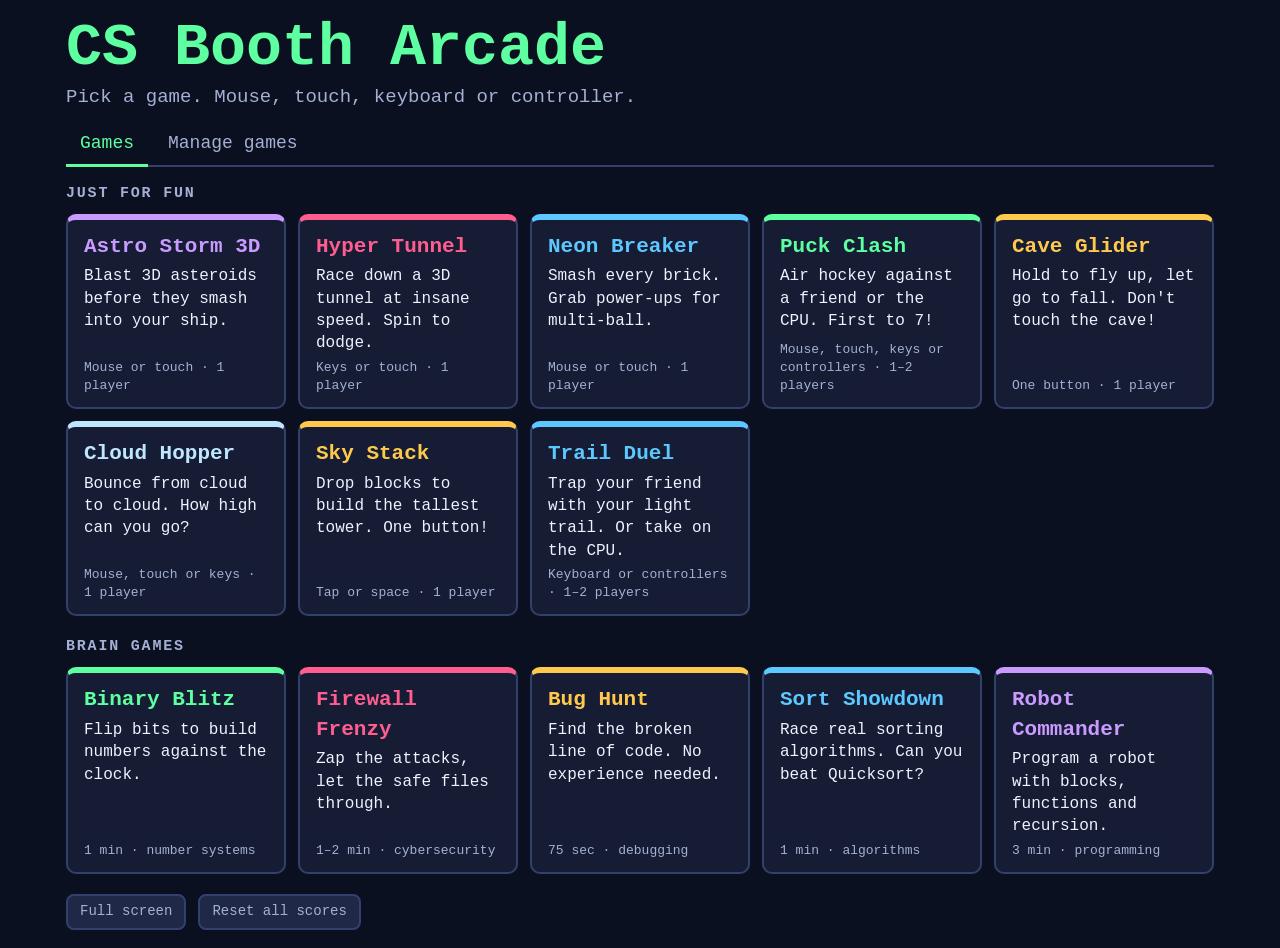
<file: index.html>
<!doctype html>
<html lang="en">
<head>
<meta charset="utf-8">
<meta name="viewport" content="width=device-width, initial-scale=1">
<title>CS Booth Arcade</title>
<link rel="stylesheet" href="assets/arcade.css">
<style>
  main { max-width: 1180px; margin: 0 auto; padding: 18px 16px; }
  .hero { margin-bottom: 12px; }
  .hero h1 { margin: 0; font-size: clamp(36px, 6vw, 60px); line-height: 1; color: var(--green); }
  .hero p { margin: 6px 0 0; color: var(--muted); font-size: 19px; }

  .tabs { display: flex; gap: 6px; margin-bottom: 16px; border-bottom: 2px solid var(--line); }
  .tabs button { border: 0; border-bottom: 3px solid transparent; border-radius: 0; background: none; padding: 8px 14px; color: var(--muted); margin-bottom: -2px; }
  .tabs button[aria-selected="true"] { color: var(--green); border-bottom-color: var(--green); }

  .section { margin: 0 0 10px; font-size: 15px; color: var(--muted); letter-spacing: .12em; text-transform: uppercase; }
  .games { display: grid; grid-template-columns: repeat(auto-fill, minmax(210px, 1fr)); gap: 12px; margin-bottom: 20px; }
  .game {
    display: flex; flex-direction: column; gap: 4px; padding: 12px 16px;
    text-decoration: none; background: var(--panel);
    border: 2px solid var(--line); border-top: 6px solid var(--accent); border-radius: 10px;
  }
  .game:hover { border-color: var(--accent); transform: translateY(-3px); }
  .game h2 { margin: 0; font-size: 21px; color: var(--accent); }
  .game p { margin: 0; flex: 1; font-size: 16px; }
  .game small { color: var(--muted); font-size: 13px; }
  .empty-note { color: var(--muted); }

  .manage-head { display: flex; flex-wrap: wrap; justify-content: space-between; align-items: center; gap: 10px; margin-bottom: 14px; }
  .manage-head p { margin: 0; color: var(--muted); font-size: 16px; }
  .toggles { display: grid; grid-template-columns: repeat(auto-fill, minmax(260px, 1fr)); gap: 8px; margin-bottom: 20px; }
  .toggle {
    display: flex; align-items: center; gap: 12px; padding: 10px 14px; cursor: pointer;
    background: var(--panel); border: 2px solid var(--line); border-left: 6px solid var(--accent); border-radius: 8px;
  }
  .toggle input { position: absolute; opacity: 0; width: 1px; height: 1px; }
  .switch { flex: none; position: relative; width: 46px; height: 26px; background: var(--line); border-radius: 13px; }
  .switch::after { content: ""; position: absolute; top: 3px; left: 3px; width: 20px; height: 20px; border-radius: 50%; background: var(--muted); transition: transform .15s; }
  .toggle input:checked + .switch { background: var(--green); }
  .toggle input:checked + .switch::after { transform: translateX(20px); background: #06281a; }
  .toggle input:focus-visible + .switch { outline: 3px solid var(--amber); outline-offset: 2px; }
  .toggle b { display: block; }
  .toggle small { color: var(--muted); font-size: 13px; }
  .toggle.off b { color: var(--muted); text-decoration: line-through; }

  footer { display: flex; flex-wrap: wrap; gap: 12px; }
  footer button { font-size: 14px; padding: 6px 12px; color: var(--muted); }
</style>
</head>
<body>
<main>
  <div class="hero">
    <h1>CS Booth Arcade</h1>
    <p>Pick a game. Mouse, touch, keyboard or controller.</p>
  </div>

  <div>
      <div class="tabs" role="tablist">
        <button role="tab" id="tabPlay" aria-selected="true" aria-controls="playPanel">Games</button>
        <button role="tab" id="tabManage" aria-selected="false" aria-controls="managePanel">Manage games</button>
      </div>

      <div id="playPanel" role="tabpanel" aria-labelledby="tabPlay">
        <div id="sections"></div>
        <footer>
          <button id="fullscreen">Full screen</button>
          <button id="reset">Reset all scores</button>
        </footer>
      </div>

      <div id="managePanel" role="tabpanel" aria-labelledby="tabManage" hidden>
        <div class="manage-head">
          <p id="manageCount"></p>
          <button id="showAll">Show all games</button>
        </div>
        <div id="toggles"></div>
      </div>
  </div>
</main>

<script src="assets/arcade.js"></script>
<script>
  // Every game in the arcade.
  const CATALOG = [
    { id: "astro", section: "Just for fun", file: "astro-storm.html", title: "Astro Storm 3D", accent: "#c99bff", desc: "Blast 3D asteroids before they smash into your ship.", meta: "Mouse or touch · 1 player" },
    { id: "tunnel", section: "Just for fun", file: "hyper-tunnel.html", title: "Hyper Tunnel", accent: "var(--pink)", desc: "Race down a 3D tunnel at insane speed. Spin to dodge.", meta: "Keys or touch · 1 player" },
    { id: "breaker", section: "Just for fun", file: "neon-breaker.html", title: "Neon Breaker", accent: "var(--blue)", desc: "Smash every brick. Grab power-ups for multi-ball.", meta: "Mouse or touch · 1 player" },
    { id: "hockey", section: "Just for fun", file: "puck-clash.html", title: "Puck Clash", accent: "var(--green)", desc: "Air hockey against a friend or the CPU. First to 7!", meta: "Mouse, touch, keys or controllers · 1–2 players" },
    { id: "glider", section: "Just for fun", file: "cave-glider.html", title: "Cave Glider", accent: "var(--amber)", desc: "Hold to fly up, let go to fall. Don't touch the cave!", meta: "One button · 1 player" },
    { id: "hopper", section: "Just for fun", file: "cloud-hopper.html", title: "Cloud Hopper", accent: "#bfe6ff", desc: "Bounce from cloud to cloud. How high can you go?", meta: "Mouse, touch or keys · 1 player" },
    { id: "stack", section: "Just for fun", file: "sky-stack.html", title: "Sky Stack", accent: "var(--amber)", desc: "Drop blocks to build the tallest tower. One button!", meta: "Tap or space · 1 player" },
    { id: "duel", section: "Just for fun", file: "trail-duel.html", title: "Trail Duel", accent: "var(--blue)", desc: "Trap your friend with your light trail. Or take on the CPU.", meta: "Keyboard or controllers · 1–2 players" },
    { id: "binary", section: "Brain games", file: "binary-blitz.html", title: "Binary Blitz", accent: "var(--green)", desc: "Flip bits to build numbers against the clock.", meta: "1 min · number systems" },
    { id: "firewall", section: "Brain games", file: "firewall-frenzy.html", title: "Firewall Frenzy", accent: "var(--pink)", desc: "Zap the attacks, let the safe files through.", meta: "1–2 min · cybersecurity" },
    { id: "bugs", section: "Brain games", file: "bug-hunt.html", title: "Bug Hunt", accent: "var(--amber)", desc: "Find the broken line of code. No experience needed.", meta: "75 sec · debugging" },
    { id: "sort", section: "Brain games", file: "sort-showdown.html", title: "Sort Showdown", accent: "var(--blue)", desc: "Race real sorting algorithms. Can you beat Quicksort?", meta: "1 min · algorithms" },
    { id: "robot", section: "Brain games", file: "robot-commander.html", title: "Robot Commander", accent: "#c99bff", desc: "Program a robot with blocks, functions and recursion.", meta: "3 min · programming" },
  ];
  const HIDDEN_KEY = "csArcade.hidden.v1";
  const el = Arcade.el;

  function loadHidden() {
    try { return new Set(JSON.parse(localStorage.getItem(HIDDEN_KEY)) || []); }
    catch (e) { return new Set(); }
  }
  function saveHidden() {
    try { localStorage.setItem(HIDDEN_KEY, JSON.stringify([...hidden])); }
    catch (e) { /* Hiding still works until the page reloads. */ }
  }
  let hidden = loadHidden();
  const visible = () => CATALOG.filter((g) => !hidden.has(g.id));
  const sections = [...new Set(CATALOG.map((g) => g.section))];

  function renderGames() {
    const box = document.getElementById("sections");
    box.replaceChildren();
    for (const name of sections) {
      const games = visible().filter((g) => g.section === name);
      if (!games.length) continue;
      box.append(el("h2", { className: "section", textContent: name }), el("div", { className: "games" }, games.map((g) => {
        const a = el("a", { className: "game", href: "games/" + g.file }, [
          el("h2", { textContent: g.title }),
          el("p", { textContent: g.desc }),
          el("small", { textContent: g.meta }),
        ]);
        a.style.setProperty("--accent", g.accent);
        return a;
      })));
    }
    if (!box.children.length) {
      box.append(el("p", { className: "empty-note", textContent: "Every game is hidden. Open “Manage games” to turn some back on." }));
    }
  }

  function renderToggles() {
    const box = document.getElementById("toggles");
    box.replaceChildren();
    for (const name of sections) {
      box.append(el("h2", { className: "section", textContent: name }), el("div", { className: "toggles" }, CATALOG.filter((g) => g.section === name).map((g) => {
        const input = el("input", { type: "checkbox", checked: !hidden.has(g.id) });
        const status = el("small");
        const row = el("label", { className: "toggle" }, [
          input,
          el("span", { className: "switch" }),
          el("span", {}, [el("b", { textContent: g.title }), status]),
        ]);
        row.style.setProperty("--accent", g.accent);
        const paint = () => {
          row.classList.toggle("off", !input.checked);
          status.textContent = input.checked ? "Shown" : "Hidden";
        };
        paint();
        // Update in place so keyboard focus stays on the switch.
        input.addEventListener("change", () => {
          if (input.checked) hidden.delete(g.id);
          else hidden.add(g.id);
          saveHidden();
          paint();
          renderGames();
          updateCount();
        });
        return row;
      })));
    }
    updateCount();
  }

  function updateCount() {
    const n = visible().length;
    document.getElementById("manageCount").textContent =
      "Showing " + n + " of " + CATALOG.length + " games. Hidden games leave the menu on this computer; their scores are kept.";
  }

  function refresh() {
    renderGames();
    renderToggles();
  }

  function selectTab(manage) {
    document.getElementById("tabPlay").setAttribute("aria-selected", !manage);
    document.getElementById("tabManage").setAttribute("aria-selected", manage);
    document.getElementById("playPanel").hidden = manage;
    document.getElementById("managePanel").hidden = !manage;
  }
  document.getElementById("tabPlay").addEventListener("click", () => selectTab(false));
  document.getElementById("tabManage").addEventListener("click", () => selectTab(true));
  document.getElementById("showAll").addEventListener("click", () => {
    hidden.clear();
    saveHidden();
    refresh();
  });

  document.getElementById("fullscreen").addEventListener("click", () => {
    if (document.fullscreenElement) document.exitFullscreen();
    else document.documentElement.requestFullscreen();
  });
  document.getElementById("reset").addEventListener("click", () => {
    if (confirm("Delete every high score on this computer?")) {
      Arcade.clearScores();
    }
  });

  refresh();
</script>
</body>
</html>
</file>
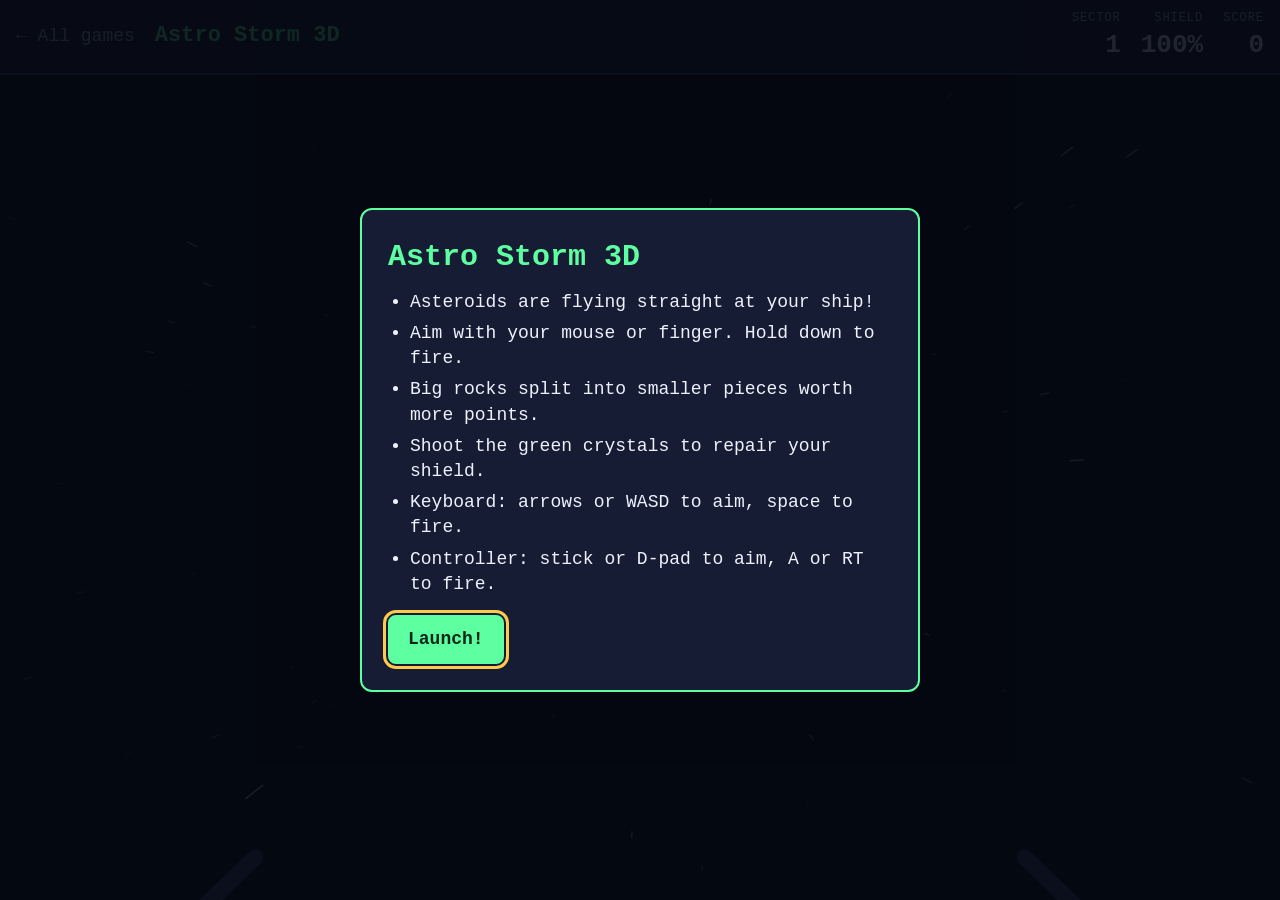
<file: games/astro-storm.html>
<!doctype html>
<html lang="en">
<head>
<meta charset="utf-8">
<meta name="viewport" content="width=device-width, initial-scale=1">
<title>Astro Storm 3D</title>
<link rel="stylesheet" href="../assets/arcade.css">
<style>
  .view canvas { cursor: none; background: #03050c; }
</style>
</head>
<body class="canvas-game" data-pad-hint="Controller: stick or D-pad to aim, A or RT to fire.">
<header class="bar">
  <a href="../index.html">&larr; All games</a>
  <h1>Astro Storm 3D</h1>
  <div class="stats">
    <div class="stat"><small>Sector</small><b id="sector">1</b></div>
    <div class="stat" id="shieldStat"><small>Shield</small><b id="shield">100%</b></div>
    <div class="stat"><small>Score</small><b id="score">0</b></div>
  </div>
</header>
<div class="view"><canvas id="c"></canvas></div>

<script src="../assets/arcade.js"></script>
<script>
  const $ = (id) => document.getElementById(id);
  const canvas = $("c");
  const ctx = canvas.getContext("2d");
  const rand = (a, b) => a + Math.random() * (b - a);
  const sub = (a, b) => [a[0] - b[0], a[1] - b[1], a[2] - b[2]];
  const dot = (a, b) => a[0] * b[0] + a[1] * b[1] + a[2] * b[2];
  const cross = (a, b) => [a[1] * b[2] - a[2] * b[1], a[2] * b[0] - a[0] * b[2], a[0] * b[1] - a[1] * b[0]];

  // Builds a closed mesh from vertices by finding all equilateral triangles of the given edge length.
  function mesh(verts, edge) {
    const faces = [];
    const d = (a, b) => Math.hypot(a[0] - b[0], a[1] - b[1], a[2] - b[2]);
    for (let i = 0; i < verts.length; i++)
      for (let j = i + 1; j < verts.length; j++)
        for (let k = j + 1; k < verts.length; k++) {
          const [a, b, c] = [verts[i], verts[j], verts[k]];
          if (![d(a, b), d(b, c), d(a, c)].every((x) => Math.abs(x - edge) < 0.01)) continue;
          const outward = dot(cross(sub(b, a), sub(c, a)), [a[0] + b[0] + c[0], a[1] + b[1] + c[1], a[2] + b[2] + c[2]]) > 0;
          faces.push(outward ? [i, j, k] : [i, k, j]);
        }
    return { verts: verts.map((v) => v.map((c) => c / Math.hypot(...v))), faces };
  }

  const PHI = (1 + Math.sqrt(5)) / 2;
  const icoVerts = [];
  for (const a of [-1, 1]) for (const b of [-PHI, PHI]) icoVerts.push([0, a, b], [a, b, 0], [b, 0, a]);
  const ICO = mesh(icoVerts, 2);
  const OCTA = mesh([[1, 0, 0], [-1, 0, 0], [0, 1, 0], [0, -1, 0], [0, 0, 1], [0, 0, -1]], Math.SQRT2);
  const LIGHT = (() => { const l = [-0.45, 0.6, -0.66], n = Math.hypot(...l); return l.map((c) => c / n); })();

  const FAR = 2600;
  const RADII = { 1: 26, 2: 45, 3: 72 };
  const POINTS = { 1: 100, 2: 50, 3: 20 };
  const DAMAGE = { 1: 10, 2: 18, 3: 28 };
  const HUES = { 0: 140, 1: 40, 2: 195, 3: 285 };

  let W = 0, H = 0, F = 1, CX = 0, CY = 0;
  let state = "intro", t = 0, score = 0, kills = 0, shield = 100, sector = 1;
  let rocks = [], parts = [], beams = [], pops = [];
  let aim = { x: 0, y: 0 }, firing = false, cool = 0, nextSpawn = 0.8, nextCrystal = 16;
  let shake = 0, hurt = 0, banner = { text: "", life: 0 }, cannon = 0, deadTimer = 0;
  const keys = new Set();
  const stars = Array.from({ length: 220 }, () => ({ x: rand(-1600, 1600), y: rand(-1000, 1000), z: rand(20, FAR) }));

  function resize() {
    ({ w: W, h: H } = Arcade.fitCanvas(canvas, ctx));
    F = Math.min(W, H * 1.4) * 0.9;
    CX = W / 2;
    CY = H / 2;
    aim.x = Math.min(Math.max(aim.x || CX, 0), W);
    aim.y = Math.min(Math.max(aim.y || CY, 0), H);
  }

  const proj = (p) => [CX + (p[0] * F) / p[2], CY - (p[1] * F) / p[2]];
  const speedNow = () => Math.min(1000, 380 + t * 6);

  function makeRock(size, pos, vel) {
    const m = size ? ICO : OCTA;
    return {
      size, pos, vel, mesh: m, r: size ? RADII[size] : 30, hue: HUES[size],
      jit: m.verts.map(() => (size ? rand(0.78, 1.15) : 1)),
      a: rand(0, 6), b: rand(0, 6), sa: rand(-1.6, 1.6), sb: rand(-1.6, 1.6),
    };
  }

  function spawn(size) {
    const pos = [rand(-900, 900), rand(-550, 550), FAR];
    const dir = sub([rand(-230, 230), rand(-150, 150), 0], pos);
    const len = Math.hypot(...dir), s = speedNow();
    rocks.push(makeRock(size, pos, dir.map((c) => (c / len) * s)));
  }

  function burst(pos, hue, count, power) {
    for (let i = 0; i < count; i++) {
      const life = rand(0.5, 1.1);
      parts.push({ p: pos.slice(), v: [rand(-power, power), rand(-power, power), rand(-power, power)], life, max: life, hue });
    }
  }

  function popup(pos, text, color) {
    if (pos[2] < 12) return;
    const [x, y] = proj(pos);
    pops.push({ x, y, text, color, life: 0.9 });
  }

  function destroy(rock) {
    rocks.splice(rocks.indexOf(rock), 1);
    burst(rock.pos, rock.hue, 22, 260);
    if (!rock.size) {
      shield = Math.min(100, shield + 25);
      popup(rock.pos, "+25 SHIELD", "#5dffa0");
      return;
    }
    kills++;
    score += POINTS[rock.size];
    popup(rock.pos, "+" + POINTS[rock.size], "#ffc94d");
    if (rock.size > 1) {
      for (const side of [-1, 1]) {
        const pos = [rock.pos[0] + side * rock.r * 0.5, rock.pos[1] + rand(-20, 20), rock.pos[2]];
        const vel = [rock.vel[0] + side * rand(60, 170), rock.vel[1] + rand(-140, 140), rock.vel[2] * rand(0.95, 1.2)];
        rocks.push(makeRock(rock.size - 1, pos, vel));
      }
    }
  }

  // Lasers are instant: cast a ray through the crosshair and hit the nearest rock it touches.
  function shoot() {
    const raw = [(aim.x - CX) / F, -(aim.y - CY) / F, 1];
    const len = Math.hypot(...raw);
    const d = raw.map((c) => c / len);
    let best = null, bestT = Infinity;
    for (const r of rocks) {
      const along = dot(r.pos, d);
      if (along <= 0) continue;
      const miss2 = dot(r.pos, r.pos) - along * along;
      const reach = r.r * 1.25;
      if (miss2 < reach * reach && along < bestT) { best = r; bestT = along; }
    }
    cannon ^= 1;
    beams.push({ x1: cannon ? W * 0.84 : W * 0.16, y1: H + 6, x2: aim.x, y2: aim.y, life: 0.09 });
    if (best) destroy(best);
  }

  function damage(amount) {
    shield = Math.max(0, shield - amount);
    hurt = 0.45;
    shake = 0.35;
    if (shield <= 0) {
      state = "dead";
      deadTimer = 1.5;
      burst([0, 0, 220], 330, 90, 420);
    }
  }

  function update(dt) {
    const starSpeed = state === "play" ? 500 + speedNow() : 260;
    for (const s of stars) {
      s.z -= starSpeed * dt;
      if (s.z < 20) { s.z += FAR - 20; s.x = rand(-1600, 1600); s.y = rand(-1000, 1000); }
    }
    for (const p of parts) { for (let i = 0; i < 3; i++) p.p[i] += p.v[i] * dt; p.life -= dt; }
    parts = parts.filter((p) => p.life > 0 && p.p[2] > 12);
    for (const p of pops) { p.y -= 45 * dt; p.life -= dt; }
    pops = pops.filter((p) => p.life > 0);
    for (const b of beams) b.life -= dt;
    beams = beams.filter((b) => b.life > 0);
    shake = Math.max(0, shake - dt);
    hurt = Math.max(0, hurt - dt);
    banner.life -= dt;

    if (state === "dead") {
      deadTimer -= dt;
      if (deadTimer <= 0) {
        state = "over";
        Arcade.over({
          game: "astro",
          score,
          headline: "Ship destroyed!",
          lesson: kills + " asteroids blasted. You reached sector " + sector + ".",
        });
      }
    }
    if (state !== "play") return;

    t += dt;
    const nowSector = 1 + Math.floor(t / 25);
    if (nowSector !== sector) {
      sector = nowSector;
      banner = { text: "SECTOR " + sector, life: 2 };
    }
    nextSpawn -= dt;
    if (nextSpawn <= 0) {
      spawn(Math.random() < 0.7 ? 3 : 2);
      nextSpawn = Math.max(0.35, 1.4 - t * 0.015);
    }
    nextCrystal -= dt;
    if (nextCrystal <= 0) {
      spawn(0);
      nextCrystal = rand(15, 22);
    }

    const ax = (keys.has("ArrowRight") || keys.has("d") ? 1 : 0) - (keys.has("ArrowLeft") || keys.has("a") ? 1 : 0);
    const ay = (keys.has("ArrowDown") || keys.has("s") ? 1 : 0) - (keys.has("ArrowUp") || keys.has("w") ? 1 : 0);
    aim.x = Math.min(W, Math.max(0, aim.x + ax * 700 * dt));
    aim.y = Math.min(H, Math.max(0, aim.y + ay * 700 * dt));

    cool -= dt;
    if (firing && cool <= 0) {
      shoot();
      cool = 0.13;
    }

    for (const r of [...rocks]) {
      for (let i = 0; i < 3; i++) r.pos[i] += r.vel[i] * dt;
      r.a += r.sa * dt;
      r.b += r.sb * dt;
      if (r.pos[2] > 40) continue;
      rocks.splice(rocks.indexOf(r), 1);
      if (r.size && Math.abs(r.pos[0]) < 160 && Math.abs(r.pos[1]) < 110) damage(DAMAGE[r.size]);
      if (state !== "play") return;
    }
  }

  function drawRock(r) {
    const ca = Math.cos(r.a), sa = Math.sin(r.a), cb = Math.cos(r.b), sb = Math.sin(r.b);
    const pts = r.mesh.verts.map((v, i) => {
      const k = r.jit[i] * r.r;
      let x = v[0] * k, y = v[1] * k, z = v[2] * k;
      [y, z] = [y * ca - z * sa, y * sa + z * ca];
      [x, z] = [x * cb + z * sb, -x * sb + z * cb];
      return [x + r.pos[0], y + r.pos[1], z + r.pos[2]];
    });
    ctx.globalAlpha = Math.min(1, (FAR - r.pos[2]) / 500);
    ctx.lineWidth = r.size ? 1.6 : 2.4;
    ctx.lineJoin = "round";
    ctx.strokeStyle = `hsl(${r.hue} 95% ${r.size ? 65 : 70}%)`;
    for (const [i, j, k] of r.mesh.faces) {
      const p0 = pts[i], p1 = pts[j], p2 = pts[k];
      if (p0[2] < 12 || p1[2] < 12 || p2[2] < 12) continue;
      const n = cross(sub(p1, p0), sub(p2, p0));
      if (dot(n, p0) >= 0) continue; // facing away from the camera
      const light = Math.max(0, dot(n, LIGHT) / Math.hypot(...n));
      ctx.fillStyle = `hsl(${r.hue} ${r.size ? 40 : 80}% ${6 + light * (r.size ? 16 : 30)}%)`;
      const a = proj(p0), b = proj(p1), c = proj(p2);
      ctx.beginPath();
      ctx.moveTo(a[0], a[1]);
      ctx.lineTo(b[0], b[1]);
      ctx.lineTo(c[0], c[1]);
      ctx.closePath();
      ctx.fill();
      ctx.stroke();
    }
    ctx.globalAlpha = 1;
  }

  function draw() {
    ctx.fillStyle = "#03050c";
    ctx.fillRect(0, 0, W, H);
    ctx.save();
    if (shake > 0) ctx.translate(rand(-12, 12) * shake, rand(-12, 12) * shake);

    const streak = state === "play" ? 40 + speedNow() * 0.06 : 25;
    ctx.lineWidth = 1.5;
    for (const s of stars) {
      const a = proj([s.x, s.y, s.z]), b = proj([s.x, s.y, s.z + streak]);
      ctx.strokeStyle = `rgba(200, 220, 255, ${1 - s.z / FAR})`;
      ctx.beginPath();
      ctx.moveTo(a[0], a[1]);
      ctx.lineTo(b[0], b[1]);
      ctx.stroke();
    }

    rocks.slice().sort((a, b) => b.pos[2] - a.pos[2]).forEach(drawRock);

    for (const p of parts) {
      const [x, y] = proj(p.p);
      const size = Math.min(8, Math.max(1.5, 500 / p.p[2]));
      ctx.fillStyle = `hsl(${p.hue} 100% 70% / ${p.life / p.max})`;
      ctx.fillRect(x - size / 2, y - size / 2, size, size);
    }

    for (const b of beams) {
      const alpha = b.life / 0.09;
      ctx.strokeStyle = `rgba(93, 255, 160, ${alpha})`;
      ctx.lineWidth = 6;
      ctx.beginPath();
      ctx.moveTo(b.x1, b.y1);
      ctx.lineTo(b.x2, b.y2);
      ctx.stroke();
      ctx.strokeStyle = `rgba(255, 255, 255, ${alpha})`;
      ctx.lineWidth = 2;
      ctx.stroke();
    }

    // Cannons swivel toward the crosshair.
    for (const bx of [W * 0.16, W * 0.84]) {
      const ang = Math.atan2(aim.y - (H + 6), aim.x - bx);
      ctx.strokeStyle = "#33406b";
      ctx.lineWidth = 16;
      ctx.lineCap = "round";
      ctx.beginPath();
      ctx.moveTo(bx, H + 6);
      ctx.lineTo(bx + Math.cos(ang) * 70, H + 6 + Math.sin(ang) * 70);
      ctx.stroke();
      ctx.lineCap = "butt";
    }

    ctx.textAlign = "center";
    ctx.font = "bold 20px Consolas, monospace";
    for (const p of pops) {
      ctx.globalAlpha = p.life / 0.9;
      ctx.fillStyle = p.color;
      ctx.fillText(p.text, p.x, p.y);
    }
    ctx.globalAlpha = 1;

    if (state === "play") {
      ctx.strokeStyle = firing ? "#ffc94d" : "#5dffa0";
      ctx.lineWidth = 2;
      ctx.beginPath();
      ctx.arc(aim.x, aim.y, 16, 0, Math.PI * 2);
      for (const [dx, dy] of [[1, 0], [-1, 0], [0, 1], [0, -1]]) {
        ctx.moveTo(aim.x + dx * 10, aim.y + dy * 10);
        ctx.lineTo(aim.x + dx * 26, aim.y + dy * 26);
      }
      ctx.stroke();
    }

    if (banner.life > 0) {
      ctx.globalAlpha = Math.min(1, banner.life);
      ctx.fillStyle = "#5dc8ff";
      ctx.font = "bold 54px Consolas, monospace";
      ctx.fillText(banner.text, CX, H * 0.3);
      ctx.globalAlpha = 1;
    }
    ctx.restore();

    if (hurt > 0) {
      ctx.fillStyle = `rgba(255, 60, 110, ${hurt * 0.6})`;
      ctx.fillRect(0, 0, W, H);
    }
  }

  const shown = {};
  function hud() {
    const vals = { sector, shield: Math.ceil(shield) + "%", score };
    for (const [id, v] of Object.entries(vals)) {
      if (shown[id] !== v) { $(id).textContent = v; shown[id] = v; }
    }
    $("shieldStat").classList.toggle("warn", shield < 35);
  }

  let last = performance.now();
  function frame(now) {
    const dt = Math.min(0.05, (now - last) / 1000);
    last = now;
    update(dt);
    draw();
    hud();
    requestAnimationFrame(frame);
  }

  function setAim(e) {
    const r = canvas.getBoundingClientRect();
    aim.x = e.clientX - r.left;
    aim.y = e.clientY - r.top;
  }
  canvas.addEventListener("pointermove", setAim);
  canvas.addEventListener("pointerdown", (e) => {
    canvas.setPointerCapture(e.pointerId);
    setAim(e);
    firing = true;
  });
  ["pointerup", "pointercancel"].forEach((type) => canvas.addEventListener(type, () => { firing = false; }));
  window.addEventListener("keydown", (e) => {
    const k = e.key.length === 1 ? e.key.toLowerCase() : e.key;
    keys.add(k);
    if (k === " " && state === "play") { firing = true; e.preventDefault(); }
    if (k.startsWith("Arrow")) e.preventDefault();
  });
  window.addEventListener("keyup", (e) => {
    const k = e.key.length === 1 ? e.key.toLowerCase() : e.key;
    keys.delete(k);
    if (k === " ") firing = false;
  });
  window.addEventListener("resize", resize);

  resize();
  Arcade.watchIdle();
  requestAnimationFrame(frame);
  Arcade.intro({
    title: "Astro Storm 3D",
    how: [
      "Asteroids are flying straight at your ship!",
      "Aim with your mouse or finger. Hold down to fire.",
      "Big rocks split into smaller pieces worth more points.",
      "Shoot the green crystals to repair your shield.",
      "Keyboard: arrows or WASD to aim, space to fire.",
    ],
    button: "Launch!",
    onStart() {
      state = "play";
      aim = { x: CX, y: CY };
      banner = { text: "SECTOR 1", life: 2 };
    },
  });
</script>
</body>
</html>
</file>
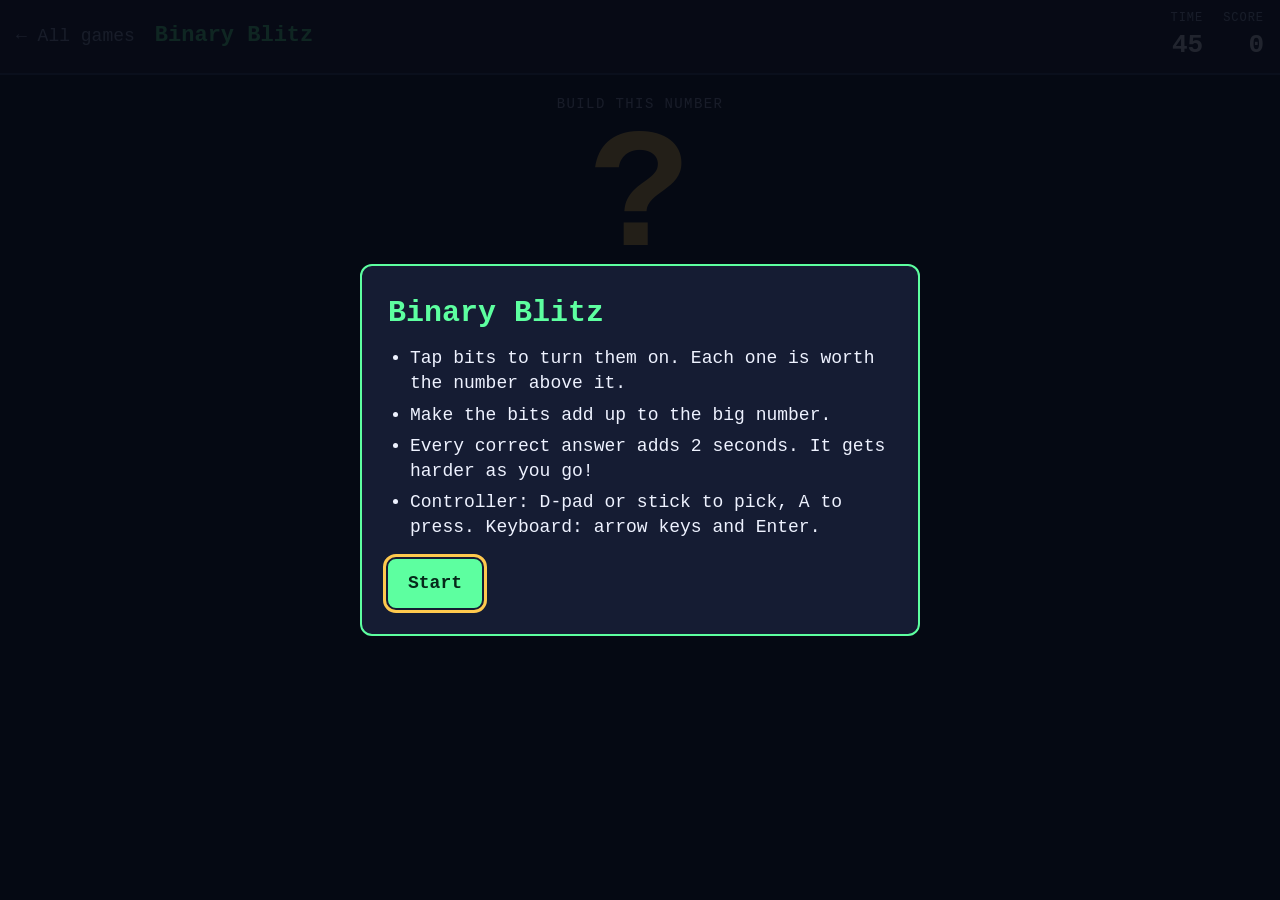
<file: games/binary-blitz.html>
<!doctype html>
<html lang="en">
<head>
<meta charset="utf-8">
<meta name="viewport" content="width=device-width, initial-scale=1">
<title>Binary Blitz</title>
<link rel="stylesheet" href="../assets/arcade.css">
<style>
  .stage { text-align: center; }
  .label { color: var(--muted); letter-spacing: .1em; text-transform: uppercase; font-size: 14px; }
  #target { font-size: clamp(90px, 20vw, 170px); font-weight: 700; line-height: 1; color: var(--amber); }
  #current { font-size: 26px; margin: 8px 0 26px; }
  #current.match { color: var(--green); }
  #bits { display: flex; justify-content: center; gap: clamp(4px, 1.2vw, 12px); }
  .bit { flex: 0 1 100px; min-width: 0; padding: 0; background: none; border: 0; }
  .bit .place { display: block; color: var(--muted); margin-bottom: 6px; font-size: clamp(13px, 2.4vw, 20px); }
  .bit .face {
    display: block; padding: clamp(14px, 4vw, 32px) 0; font-size: clamp(26px, 6vw, 50px); font-weight: 700;
    background: var(--panel-2); border: 3px solid var(--line); border-radius: 10px;
  }
  .bit.on .face { background: var(--green); border-color: var(--green); color: #06281a; }
  .bit[hidden] { display: none; }
  #flash { min-height: 32px; margin-top: 22px; color: var(--green); font-size: 22px; }
</style>
</head>
<body data-pad-hint="Controller: D-pad or stick to pick, A to press. Keyboard: arrow keys and Enter.">
<header class="bar">
  <a href="../index.html">&larr; All games</a>
  <h1>Binary Blitz</h1>
  <div class="stats">
    <div class="stat" id="timeStat"><small>Time</small><b id="time">45</b></div>
    <div class="stat"><small>Score</small><b id="score">0</b></div>
  </div>
</header>

<div class="stage">
  <div class="label">Build this number</div>
  <div id="target">?</div>
  <div id="current">Your bits add up to 0</div>
  <div id="bits"></div>
  <div id="flash" aria-live="polite"></div>
</div>

<script src="../assets/arcade.js"></script>
<script>
  const PLACES = [128, 64, 32, 16, 8, 4, 2, 1];
  const FAST_MS = 3000;
  const $ = (id) => document.getElementById(id);

  let target = 0, value = 0, score = 0, solved = 0, width = 4;
  let endsAt = 0, roundStart = 0, running = false;

  const buttons = PLACES.map((place) => {
    const b = Arcade.el("button", { className: "bit", type: "button" }, [
      Arcade.el("span", { className: "place", textContent: place }),
      Arcade.el("span", { className: "face", textContent: "0" }),
    ]);
    b.addEventListener("click", () => toggle(place));
    $("bits").append(b);
    return { place, b };
  });

  function widthForProgress() {
    if (solved < 3) return 4;
    if (solved < 7) return 5;
    if (solved < 12) return 6;
    return 8;
  }

  function draw() {
    buttons.forEach(({ place, b }) => {
      const on = (value & place) !== 0;
      b.hidden = place >= 2 ** width;
      b.classList.toggle("on", on);
      b.setAttribute("aria-pressed", on);
      b.querySelector(".face").textContent = on ? "1" : "0";
    });
    const parts = buttons.filter(({ place }) => value & place).map(({ place }) => place);
    $("current").textContent = parts.length > 1
      ? parts.join(" + ") + " = " + value
      : "Your bits add up to " + value;
    $("current").classList.toggle("match", value === target);
    $("score").textContent = score;
  }

  function nextNumber() {
    width = widthForProgress();
    const previous = target;
    do { target = 1 + Math.floor(Math.random() * (2 ** width - 1)); } while (target === previous);
    value = 0;
    roundStart = performance.now();
    $("target").textContent = target;
    draw();
  }

  function toggle(place) {
    if (!running) return;
    value ^= place;
    if (value === target) solve();
    else draw();
  }

  function solve() {
    const fast = performance.now() - roundStart < FAST_MS;
    score += width * 10 + (fast ? 20 : 0);
    solved++;
    endsAt += 2000;
    $("flash").textContent = (fast ? "Lightning fast! " : "Correct! ") + target + " = " + target.toString(2) + " in binary";
    nextNumber();
  }

  function tick() {
    if (!running) return;
    const left = Math.max(0, endsAt - performance.now());
    $("time").textContent = Math.ceil(left / 1000);
    $("timeStat").classList.toggle("warn", left < 10000);
    if (left <= 0) {
      running = false;
      Arcade.over({
        game: "binary",
        score,
        headline: solved + " number" + (solved === 1 ? "" : "s") + " built",
        lesson: "Every photo, song and game on your phone is stored as patterns of 1s and 0s just like these.",
      });
      return;
    }
    requestAnimationFrame(tick);
  }

  window.addEventListener("keydown", (e) => {
    const n = Number(e.key);
    if (!running || !(n >= 1 && n <= width)) return;
    toggle(2 ** (width - n));
  });

  Arcade.watchIdle();
  draw();
  Arcade.intro({
    title: "Binary Blitz",
    how: [
      "Tap bits to turn them on. Each one is worth the number above it.",
      "Make the bits add up to the big number.",
      "Every correct answer adds 2 seconds. It gets harder as you go!",
    ],
    onStart() {
      running = true;
      endsAt = performance.now() + 45000;
      nextNumber();
      tick();
    },
  });
</script>
</body>
</html>
</file>
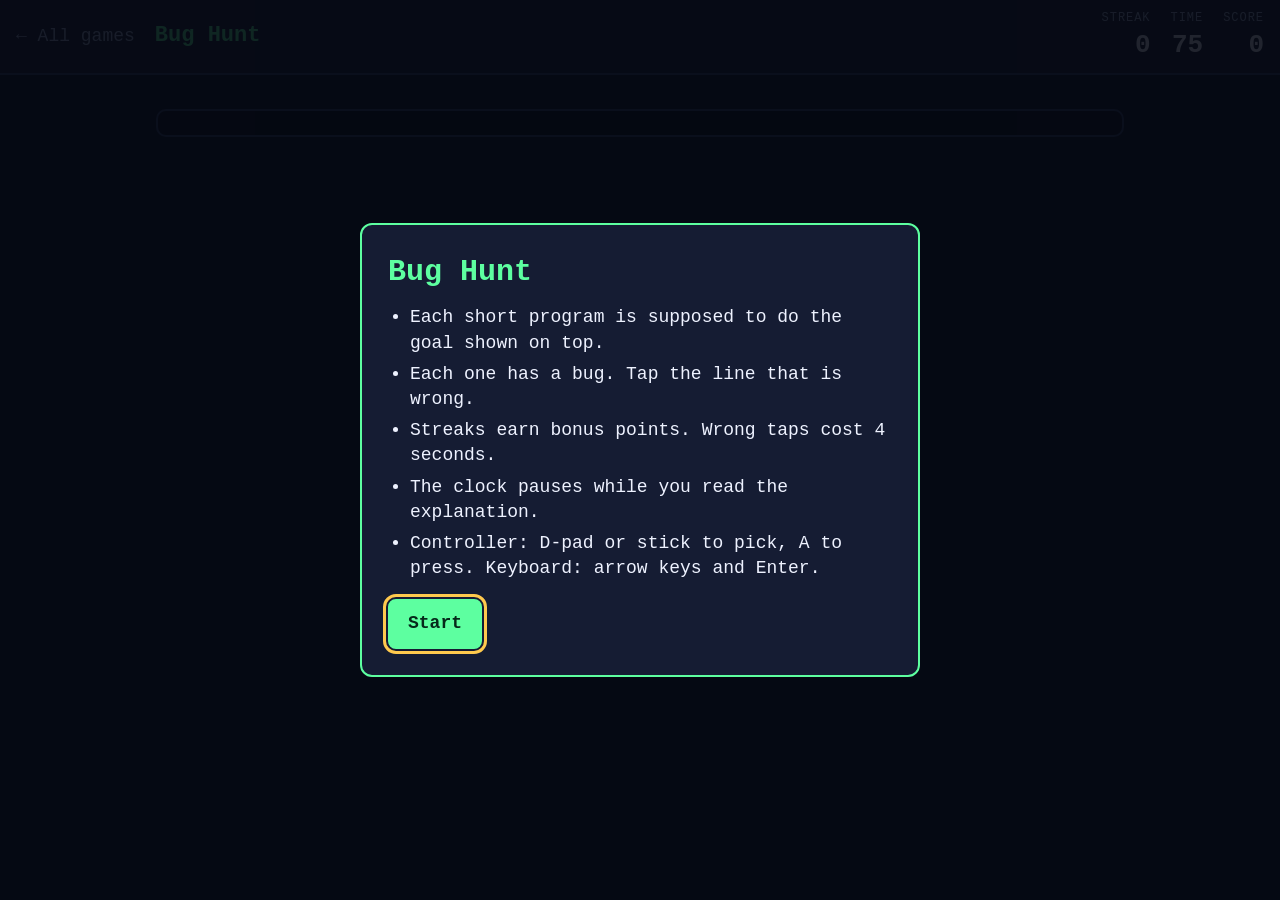
<file: games/bug-hunt.html>
<!doctype html>
<html lang="en">
<head>
<meta charset="utf-8">
<meta name="viewport" content="width=device-width, initial-scale=1">
<title>Bug Hunt</title>
<link rel="stylesheet" href="../assets/arcade.css">
<style>
  #goal { margin: 0 0 14px; font-size: 22px; color: var(--amber); }
  #code { display: flex; flex-direction: column; gap: 4px; padding: 12px; background: #070b17; border: 2px solid var(--line); border-radius: 10px; }
  .line {
    display: flex; gap: 16px; width: 100%; min-height: 42px; padding: 6px 10px; text-align: left; white-space: pre-wrap;
    background: none; border: 2px solid transparent; border-radius: 6px; font-size: clamp(15px, 2.6vw, 21px);
  }
  .line:hover { background: var(--panel-2); border-color: var(--amber); }
  .line .num { flex: none; width: 2ch; color: var(--muted); text-align: right; }
  .line.wrong { background: #4a1729; border-color: var(--pink); }
  .line.right { background: #123f2b; border-color: var(--green); }
  #result { display: flex; flex-wrap: wrap; align-items: center; gap: 14px; min-height: 70px; margin-top: 14px; }
  #why { flex: 1 1 300px; margin: 0; }
</style>
</head>
<body data-pad-hint="Controller: D-pad or stick to pick, A to press. Keyboard: arrow keys and Enter.">
<header class="bar">
  <a href="../index.html">&larr; All games</a>
  <h1>Bug Hunt</h1>
  <div class="stats">
    <div class="stat"><small>Streak</small><b id="streak">0</b></div>
    <div class="stat" id="timeStat"><small>Time</small><b id="time">75</b></div>
    <div class="stat"><small>Score</small><b id="score">0</b></div>
  </div>
</header>

<div class="stage">
  <p id="goal"></p>
  <div id="code"></div>
  <div id="result">
    <p id="why" aria-live="polite"></p>
    <button id="next" class="primary" hidden>Next bug</button>
  </div>
</div>

<script src="../assets/arcade.js"></script>
<script>
  // `bug` is the zero-based line (or lines) that count as the correct answer.
  const PUZZLES = [
    { goal: "Add up the numbers, then find the average.", bug: 3, why: "It replaces total each time. It should be total += n.",
      code: ["def average(nums):", "    total = 0", "    for n in nums:", "        total = n", "    return total / len(nums)"] },
    { goal: "Count down from 5 to 1.", bug: 3, why: "n keeps growing, so the loop never ends. It should be n = n - 1.",
      code: ["n = 5", "while n > 0:", "    print(n)", "    n = n + 1"] },
    { goal: "Tell whether a number is even.", bug: 1, why: "Even numbers leave remainder 0 when divided by 2, not 1.",
      code: ["def is_even(n):", "    return n % 2 == 1", "", "print(is_even(4))"] },
    { goal: "Print the last name in the list.", bug: 1, why: "Counting starts at 0, so the last index is len(names) - 1.",
      code: ['names = ["Ana", "Ben", "Cy"]', "last = names[len(names)]", "print(last)"] },
    { goal: "Find the biggest number in the list.", bug: 3, why: "The < sign finds the smallest number. It should be >.",
      code: ["def biggest(nums):", "    best = nums[0]", "    for n in nums:", "        if n < best:", "            best = n", "    return best"] },
    { goal: "Print A! if the score is exactly 90.", bug: 1, why: "A single = assigns a value. Comparing needs ==.",
      code: ["score = 90", "if score = 90:", '    print("A!")'] },
    { goal: "Print a sentence containing your age.", bug: 1, why: "Text and numbers can't be joined directly. Use str(age).",
      code: ["age = 19", 'message = "I am " + age', "print(message)"] },
    { goal: "Compute 5 factorial (5 x 4 x 3 x 2 x 1).", bug: 1, why: "Recursion needs a stopping point, like: if n <= 1: return 1.",
      code: ["def fact(n):", "    return n * fact(n - 1)", "", "print(fact(5))"] },
    { goal: "Add the numbers 1 through 10.", bug: 1, why: "range stops before its end, so this misses 10. Use range(1, 11).",
      code: ["total = 0", "for i in range(1, 10):", "    total += i", "print(total)"] },
    { goal: "Print the price after a 20% discount.", bug: 2, why: "This computes the discount itself. The price is price * (1 - discount).",
      code: ["price = 50", "discount = 0.20", "final = price * discount", "print(final)"] },
    { goal: "Swap the values of a and b.", bug: [2, 3], why: "The first value is overwritten and lost. Save it in a temporary variable first.",
      code: ["a = 1", "b = 2", "a = b", "b = a", "print(a, b)"] },
    { goal: "Binary search: find target in a sorted list.", bug: [5, 6, 8], why: "The search goes the wrong way. If the middle is too small, look to the right.",
      code: ["def find(items, target):", "    low, high = 0, len(items) - 1", "    while low <= high:", "        mid = (low + high) // 2", "        if items[mid] == target: return mid", "        if items[mid] < target:", "            high = mid - 1", "        else:", "            low = mid + 1", "    return -1"] },
    { goal: "Check whether any number in the list is negative.", bug: 4, why: "It gives up after one number. return False belongs after the loop.",
      code: ["def has_negative(nums):", "    for n in nums:", "        if n < 0:", "            return True", "        return False"] },
    { goal: "Print match if the word is hello, in any capitals.", bug: 1, why: "Lowercased text can never equal uppercase HELLO. Compare with \"hello\".",
      code: ['word = "Hello"', 'if word.lower() == "HELLO":', '    print("match")'] },
    { goal: "Return True for anyone age 18 or older.", bug: 1, why: "An off-by-one error: > leaves out 18 exactly. It should be >=.",
      code: ["def is_adult(age):", "    if age > 18:", "        return True", "    return False"] },
    { goal: "Double a number, then add 1 to the answer.", bug: [1, 2], why: "The function never sends back its result. It needs return result.",
      code: ["def double(x):", "    result = x * 2", "", "answer = double(4)", "print(answer + 1)"] },
  ];

  const $ = (id) => document.getElementById(id);
  let deck = [], current = null;
  let score = 0, streak = 0, found = 0, timeLeft = 75000, running = false, last = 0, autoNext = 0;

  function hud() {
    $("score").textContent = score;
    $("streak").textContent = streak;
    $("time").textContent = Math.ceil(timeLeft / 1000);
    $("timeStat").classList.toggle("warn", timeLeft < 15000);
  }

  function deal() {
    clearTimeout(autoNext);
    if (!deck.length) deck = Arcade.shuffle(PUZZLES);
    current = deck.pop();
    $("goal").textContent = "Goal: " + current.goal;
    $("why").textContent = "Tap the line with the bug.";
    $("next").hidden = true;
    $("code").replaceChildren(...current.code.map((text, i) => {
      const line = Arcade.el("button", { className: "line", type: "button" }, [
        Arcade.el("span", { className: "num", textContent: i + 1 }),
        Arcade.el("span", { textContent: text }),
      ]);
      line.addEventListener("click", () => choose(i, line));
      return line;
    }));
    running = true;
    last = performance.now();
  }

  function choose(i, line) {
    if (!running) return;
    if ([].concat(current.bug).includes(i)) {
      running = false;
      line.classList.add("right");
      found++;
      streak++;
      score += 100 + (streak - 1) * 25;
      $("why").textContent = "Found it! " + current.why;
      $("next").hidden = false;
      $("next").focus();
      autoNext = setTimeout(deal, 5000);
    } else {
      streak = 0;
      timeLeft = Math.max(0, timeLeft - 4000);
      line.classList.add("wrong", "shake");
      $("why").textContent = "That line is fine. Minus 4 seconds!";
    }
    hud();
  }

  function tick(now) {
    if (running) {
      timeLeft = Math.max(0, timeLeft - (now - last));
      last = now;
      hud();
      if (timeLeft <= 0) {
        running = false;
        Arcade.over({
          game: "bugs",
          score,
          headline: found + " bug" + (found === 1 ? "" : "s") + " squashed",
          lesson: "Professional programmers spend a huge part of their day doing exactly this. You just tried it!",
        });
        return;
      }
    }
    requestAnimationFrame(tick);
  }

  $("next").addEventListener("click", deal);
  Arcade.watchIdle();
  Arcade.intro({
    title: "Bug Hunt",
    how: [
      "Each short program is supposed to do the goal shown on top.",
      "Each one has a bug. Tap the line that is wrong.",
      "Streaks earn bonus points. Wrong taps cost 4 seconds.",
      "The clock pauses while you read the explanation.",
    ],
    onStart() {
      deal();
      requestAnimationFrame(tick);
    },
  });
</script>
</body>
</html>
</file>
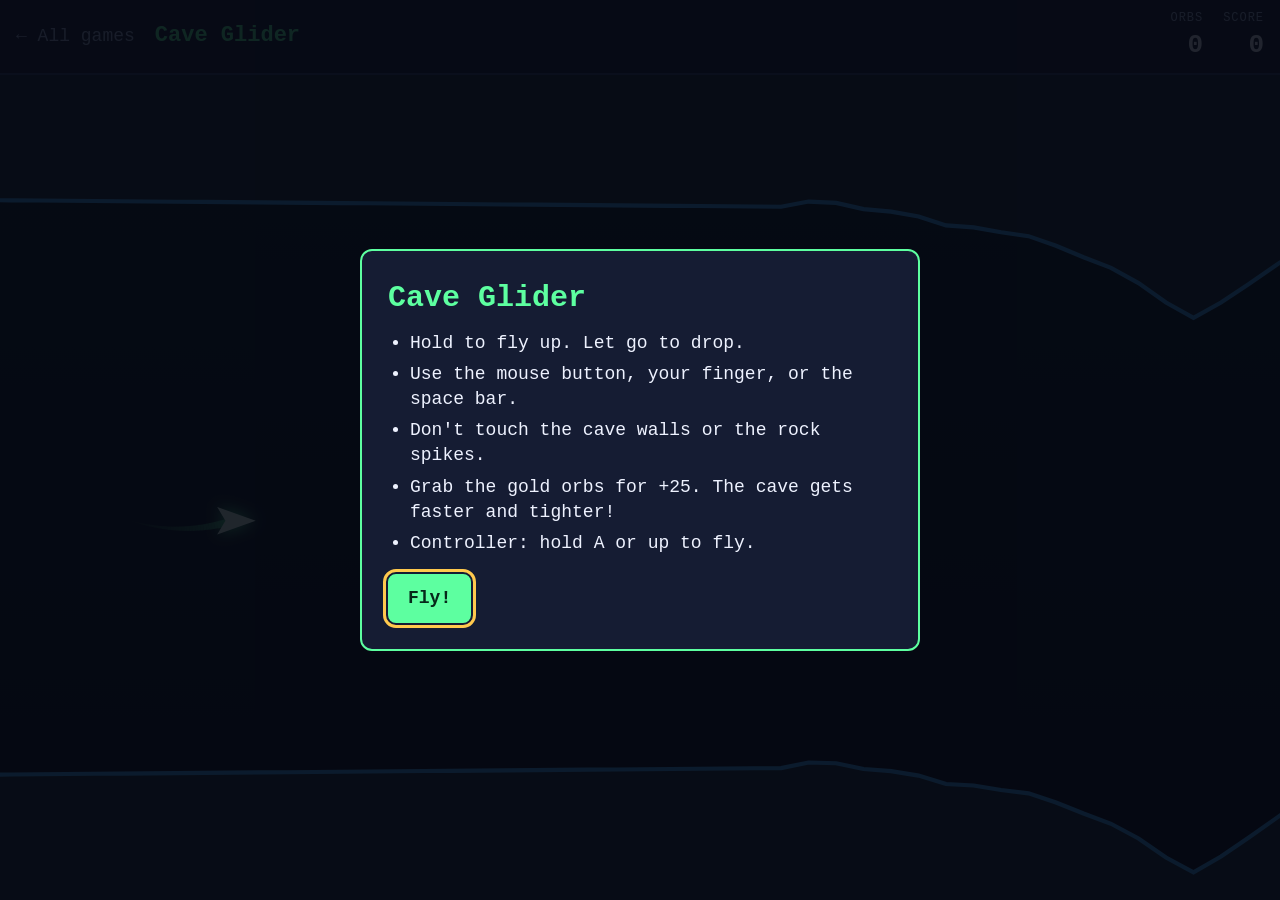
<file: games/cave-glider.html>
<!doctype html>
<html lang="en">
<head>
<meta charset="utf-8">
<meta name="viewport" content="width=device-width, initial-scale=1">
<title>Cave Glider</title>
<link rel="stylesheet" href="../assets/arcade.css">
</head>
<body class="canvas-game" data-pad-hint="Controller: hold A or up to fly.">
<header class="bar">
  <a href="../index.html">&larr; All games</a>
  <h1>Cave Glider</h1>
  <div class="stats">
    <div class="stat"><small>Orbs</small><b id="orbs">0</b></div>
    <div class="stat"><small>Score</small><b id="score">0</b></div>
  </div>
</header>
<div class="view"><canvas id="c"></canvas></div>

<script src="../assets/arcade.js"></script>
<script>
  const $ = (id) => document.getElementById(id);
  const canvas = $("c");
  const ctx = canvas.getContext("2d");
  const rand = (a, b) => a + Math.random() * (b - a);
  const clamp = (v, a, b) => Math.max(a, Math.min(b, v));

  // The world is 600 units tall; its visible width depends on the window shape.
  const LH = 600, STEP = 20, SHIP_X = 170, SHIP_R = 9;
  let W = 0, H = 0, S = 1, LW = 800;
  let state = "intro", camX = 0, speed = 120, held = false, deadTimer = 0;
  let ship = { y: 300, vy: 0 }, cols = [], pillars = [], orbs = [], parts = [], trail = [];
  let center = 300, drift = 0, nextColX = 0, nextPillar = 1100, nextOrb = 700, orbCount = 0;
  const shipWorldX = () => camX + SHIP_X;

  function resize() {
    ({ w: W, h: H } = Arcade.fitCanvas(canvas, ctx));
    S = H / LH;
    LW = W / S;
  }

  function gapAt(x) { return Math.max(200, 420 - x / 60); }

  function addColumn() {
    const x = nextColX;
    const gap = gapAt(x);
    if (x > 700) {
      drift = clamp(drift + rand(-6, 6), -14, 14);
      center += drift;
      const lo = gap / 2 + 20, hi = LH - gap / 2 - 20;
      if (center < lo || center > hi) { center = clamp(center, lo, hi); drift = -drift; }
    }
    const top = center - gap / 2, bot = center + gap / 2;
    cols.push({ x, top, bot });

    if (x >= nextPillar) {
      // Stalactites and stalagmites always leave over half the passage open.
      const fromTop = Math.random() < 0.5, len = gap * rand(0.3, 0.45);
      pillars.push(fromTop ? { x, w: 34, y0: top - 60, y1: top + len } : { x, w: 34, y0: bot - len, y1: bot + 60 });
      nextPillar = x + Math.max(380, rand(520, 820) - x / 80);
    }
    if (x >= nextOrb) {
      if (!pillars.some((p) => Math.abs(p.x - x) < 110)) orbs.push({ x, y: center + rand(-gap * 0.25, gap * 0.25) });
      nextOrb = x + rand(300, 600);
    }
    nextColX += STEP;
  }

  function caveAt(x) {
    const k = clamp(Math.floor((x - cols[0].x) / STEP), 0, cols.length - 2);
    const a = cols[k], b = cols[k + 1], t = clamp((x - a.x) / STEP, 0, 1);
    return [a.top + (b.top - a.top) * t, a.bot + (b.bot - a.bot) * t];
  }

  function reset() {
    camX = 0; nextColX = 0; center = 300; drift = 0; nextPillar = 1100; nextOrb = 700; orbCount = 0;
    cols = []; pillars = []; orbs = []; parts = []; trail = [];
    ship = { y: 300, vy: 0 };
    while (nextColX <= LW + STEP * 2) addColumn();
  }

  function crash() {
    state = "dead";
    deadTimer = 1.2;
    for (let i = 0; i < 40; i++) {
      const life = rand(0.4, 1);
      parts.push({ x: shipWorldX(), y: ship.y, vx: rand(-300, 300), vy: rand(-300, 300), life, max: life });
    }
  }

  const score = () => Math.floor(camX / 10) + orbCount * 25;

  function update(dt) {
    for (const p of parts) { p.x += p.vx * dt; p.y += p.vy * dt; p.life -= dt; }
    parts = parts.filter((p) => p.life > 0);
    if (state === "dead") {
      deadTimer -= dt;
      if (deadTimer <= 0) {
        state = "over";
        Arcade.over({
          game: "glider",
          score: score(),
          headline: "Crashed!",
          lesson: "You glided " + Math.floor(camX / 10) + " m and grabbed " + orbCount + " orb" + (orbCount === 1 ? "" : "s") + ".",
        });
      }
      return;
    }
    if (state === "over") return;

    if (state === "intro") {
      camX += 120 * dt;
      const [top, bot] = caveAt(shipWorldX());
      ship.y = (top + bot) / 2 + Math.sin(camX / 60) * 30;
    } else {
      speed = Math.min(520, 260 + camX / 60);
      camX += speed * dt;
      ship.vy = clamp(ship.vy + (held ? -1500 : 1100) * dt, -480, 520);
      ship.y += ship.vy * dt;

      const sx = shipWorldX();
      for (const x of [sx - SHIP_R, sx, sx + SHIP_R]) {
        const [top, bot] = caveAt(x);
        if (ship.y - SHIP_R < top || ship.y + SHIP_R > bot) return crash();
      }
      for (const p of pillars) {
        const cx = clamp(sx, p.x, p.x + p.w), cy = clamp(ship.y, p.y0, p.y1);
        if ((sx - cx) ** 2 + (ship.y - cy) ** 2 < SHIP_R * SHIP_R) return crash();
      }
      orbs = orbs.filter((o) => {
        if (Math.hypot(o.x - sx, o.y - ship.y) > 24) return true;
        orbCount++;
        return false;
      });
    }

    trail.push([shipWorldX(), ship.y]);
    if (trail.length > 40) trail.shift();
    while (nextColX <= camX + LW + STEP * 2) addColumn();
    while (cols.length > 2 && cols[1].x < camX - STEP) cols.shift();
    pillars = pillars.filter((p) => p.x + p.w > camX - 50);
    orbs = orbs.filter((o) => o.x > camX - 50);
  }

  function draw() {
    const hue = (200 + camX / 25) % 360;
    ctx.save();
    ctx.scale(S, S);
    const bg = ctx.createLinearGradient(0, 0, 0, LH);
    bg.addColorStop(0, `hsl(${hue} 50% 10%)`);
    bg.addColorStop(1, `hsl(${(hue + 40) % 360} 50% 6%)`);
    ctx.fillStyle = bg;
    ctx.fillRect(0, 0, LW, LH);

    for (const edge of ["top", "bot"]) {
      ctx.beginPath();
      ctx.moveTo(cols[0].x - camX, edge === "top" ? -10 : LH + 10);
      for (const c of cols) ctx.lineTo(c.x - camX, c[edge]);
      ctx.lineTo(cols[cols.length - 1].x - camX, edge === "top" ? -10 : LH + 10);
      ctx.closePath();
      ctx.fillStyle = `hsl(${hue} 35% 16%)`;
      ctx.fill();
      ctx.beginPath();
      cols.forEach((c, i) => (i ? ctx.lineTo(c.x - camX, c[edge]) : ctx.moveTo(c.x - camX, c[edge])));
      ctx.strokeStyle = `hsl(${hue} 90% 60%)`;
      ctx.lineWidth = 3;
      ctx.stroke();
    }

    for (const p of pillars) {
      ctx.fillStyle = `hsl(${hue} 35% 16%)`;
      ctx.fillRect(p.x - camX, p.y0, p.w, p.y1 - p.y0);
      ctx.strokeStyle = `hsl(${(hue + 150) % 360} 90% 60%)`;
      ctx.lineWidth = 3;
      ctx.strokeRect(p.x - camX, p.y0, p.w, p.y1 - p.y0);
    }

    const pulse = 1 + Math.sin(performance.now() / 150) * 0.15;
    ctx.shadowColor = "#ffc94d";
    ctx.shadowBlur = 14;
    ctx.fillStyle = "#ffc94d";
    for (const o of orbs) {
      ctx.beginPath();
      ctx.arc(o.x - camX, o.y, 8 * pulse, 0, Math.PI * 2);
      ctx.fill();
    }
    ctx.shadowBlur = 0;

    if (trail.length > 1) {
      for (let i = 1; i < trail.length; i++) {
        ctx.strokeStyle = `rgba(93, 255, 160, ${i / trail.length * 0.6})`;
        ctx.lineWidth = (i / trail.length) * 6;
        ctx.beginPath();
        ctx.moveTo(trail[i - 1][0] - camX, trail[i - 1][1]);
        ctx.lineTo(trail[i][0] - camX, trail[i][1]);
        ctx.stroke();
      }
    }

    if (state === "play" || state === "intro") {
      ctx.save();
      ctx.translate(SHIP_X, ship.y);
      ctx.rotate(clamp(ship.vy / 700, -0.6, 0.6));
      ctx.shadowColor = "#5dffa0";
      ctx.shadowBlur = 16;
      ctx.fillStyle = "#e9fff3";
      ctx.beginPath();
      ctx.moveTo(16, 0);
      ctx.lineTo(-12, -10);
      ctx.lineTo(-6, 0);
      ctx.lineTo(-12, 10);
      ctx.closePath();
      ctx.fill();
      if (held && state === "play") {
        ctx.fillStyle = "#ffc94d";
        ctx.beginPath();
        ctx.moveTo(-8, 0);
        ctx.lineTo(-18 - Math.random() * 10, -4);
        ctx.lineTo(-18 - Math.random() * 10, 4);
        ctx.fill();
      }
      ctx.restore();
    }

    for (const p of parts) {
      ctx.globalAlpha = p.life / p.max;
      ctx.fillStyle = "#5dffa0";
      ctx.fillRect(p.x - camX - 2, p.y - 2, 4, 4);
    }
    ctx.globalAlpha = 1;
    ctx.restore();
  }

  let last = performance.now();
  function frame(now) {
    const dt = Math.min(0.033, (now - last) / 1000);
    last = now;
    update(dt);
    draw();
    $("orbs").textContent = orbCount;
    $("score").textContent = state === "intro" ? 0 : score();
    requestAnimationFrame(frame);
  }

  canvas.addEventListener("pointerdown", (e) => { canvas.setPointerCapture(e.pointerId); held = true; });
  ["pointerup", "pointercancel"].forEach((t) => canvas.addEventListener(t, () => { held = false; }));
  const THRUST_KEYS = [" ", "ArrowUp", "w", "W"];
  window.addEventListener("keydown", (e) => {
    if (!THRUST_KEYS.includes(e.key) || state !== "play") return;
    e.preventDefault();
    held = true;
  });
  window.addEventListener("keyup", (e) => { if (THRUST_KEYS.includes(e.key)) held = false; });
  window.addEventListener("resize", resize);

  resize();
  reset();
  Arcade.watchIdle();
  requestAnimationFrame(frame);
  Arcade.intro({
    title: "Cave Glider",
    how: [
      "Hold to fly up. Let go to drop.",
      "Use the mouse button, your finger, or the space bar.",
      "Don't touch the cave walls or the rock spikes.",
      "Grab the gold orbs for +25. The cave gets faster and tighter!",
    ],
    button: "Fly!",
    onStart() {
      reset();
      state = "play";
      held = false;
    },
  });
</script>
</body>
</html>
</file>
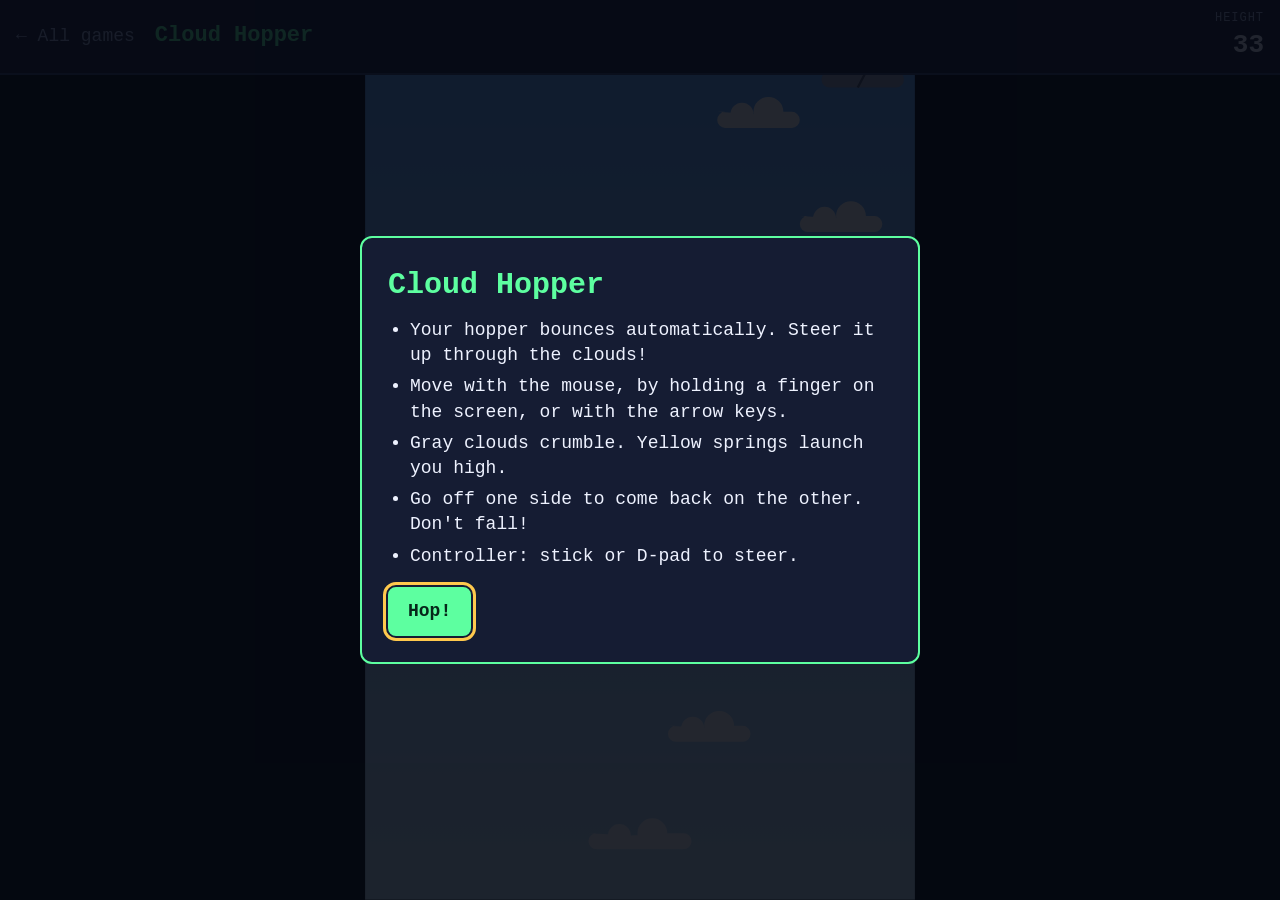
<file: games/cloud-hopper.html>
<!doctype html>
<html lang="en">
<head>
<meta charset="utf-8">
<meta name="viewport" content="width=device-width, initial-scale=1">
<title>Cloud Hopper</title>
<link rel="stylesheet" href="../assets/arcade.css">
</head>
<body class="canvas-game" data-pad-hint="Controller: stick or D-pad to steer.">
<header class="bar">
  <a href="../index.html">&larr; All games</a>
  <h1>Cloud Hopper</h1>
  <div class="stats">
    <div class="stat"><small>Height</small><b id="score">0</b></div>
  </div>
</header>
<div class="view"><canvas id="c"></canvas></div>

<script src="../assets/arcade.js"></script>
<script>
  const $ = (id) => document.getElementById(id);
  const canvas = $("c");
  const ctx = canvas.getContext("2d");
  const rand = (a, b) => a + Math.random() * (b - a);
  const clamp = (v, a, b) => Math.max(a, Math.min(b, v));

  // A 480x720 portrait column, scaled to fit and centered.
  const LW = 480, LH = 720, PW = 34, GRAVITY = 1500, JUMP = -820, SPRING = -1350, START_Y = 640;
  let W = 0, H = 0, S = 1, OX = 0, OY = 0;
  let state = "intro", camY = 0, best = 0, deadTimer = 0, squash = 0;
  let player = { x: LW / 2, y: START_Y, vy: JUMP, face: 1 };
  let plats = [], topY = START_Y;
  let pointer = { active: false, x: LW / 2 };
  const keys = new Set();
  const stars = Array.from({ length: 70 }, () => [Math.random() * LW, Math.random() * LH, Math.random() * 1.5 + 0.6]);

  function resize() {
    ({ w: W, h: H } = Arcade.fitCanvas(canvas, ctx));
    S = Math.min(W / LW, H / LH);
    OX = (W - LW * S) / 2;
    OY = (H - LH * S) / 2;
  }

  function addPlatforms() {
    while (topY > camY - 200) {
      const climbed = START_Y - topY;
      const gap = rand(70, Math.min(185, 100 + climbed / 120));
      const prevY = topY;
      topY -= gap;
      const moving = Math.random() < Math.min(0.35, climbed / 20000);
      const w = moving ? 64 : 72;
      plats.push({
        x: rand(0, LW - w), y: topY, w, type: moving ? "move" : "solid",
        vx: moving ? rand(60, 120) * (Math.random() < 0.5 ? -1 : 1) : 0,
        spring: !moving && Math.random() < 0.07,
      });
      // Crumbly clouds are extras; the reachable chain never depends on them.
      if (Math.random() < Math.min(0.3, 0.08 + climbed / 30000)) {
        plats.push({ x: rand(0, LW - 72), y: (prevY + topY) / 2, w: 72, type: "crumble", vx: 0, fall: 0 });
      }
    }
  }

  function reset() {
    camY = 0;
    best = 0;
    topY = START_Y;
    player = { x: LW / 2, y: START_Y, vy: JUMP, face: 1 };
    plats = [{ x: LW / 2 - 45, y: START_Y, w: 90, type: "solid", vx: 0 }];
    addPlatforms();
  }

  function update(dt) {
    squash = Math.max(0, squash - dt * 4);
    if (state === "dead") {
      deadTimer -= dt;
      if (deadTimer <= 0) {
        state = "over";
        Arcade.over({ game: "hopper", score: best, headline: "You fell!", lesson: "Highest point: " + best + " m." });
      }
    }
    if (state === "over") return;

    let dir = 0;
    if (state === "play") {
      dir = (keys.has("ArrowRight") || keys.has("d") ? 1 : 0) - (keys.has("ArrowLeft") || keys.has("a") ? 1 : 0);
      if (dir) pointer.active = false;
      else if (pointer.active) dir = clamp((pointer.x - player.x) / 40, -1, 1);
    }
    if (dir) player.face = Math.sign(dir);
    player.x += dir * 380 * dt;
    if (player.x < -PW / 2) player.x += LW + PW;
    if (player.x > LW + PW / 2) player.x -= LW + PW;

    const prevFeet = player.y;
    player.vy += GRAVITY * dt;
    player.y += player.vy * dt;

    for (const p of plats) {
      if (p.type === "move") {
        p.x += p.vx * dt;
        if (p.x < 0 || p.x > LW - p.w) { p.vx = -p.vx; p.x = clamp(p.x, 0, LW - p.w); }
      }
      if (p.fall) p.y += 420 * dt;
    }

    if (player.vy > 0) {
      for (const p of plats) {
        if (p.fall || prevFeet > p.y || player.y < p.y) continue;
        if (player.x + PW * 0.4 < p.x || player.x - PW * 0.4 > p.x + p.w) continue;
        if (p.type === "crumble") { p.fall = 1; continue; }
        player.y = p.y;
        player.vy = p.spring ? SPRING : JUMP;
        squash = 1;
        break;
      }
    }

    camY = Math.min(camY, player.y - LH * 0.45);
    best = Math.max(best, Math.floor((START_Y - player.y) / 10));
    addPlatforms();
    plats = plats.filter((p) => p.y < camY + LH + 60);

    if (state === "play" && player.y - 40 > camY + LH) {
      state = "dead";
      deadTimer = 0.6;
    }
    // Before the game starts the hopper just bounces on the first cloud.
    if (state === "intro" && player.y > START_Y) { player.y = START_Y; player.vy = JUMP; }
  }

  function cloud(p) {
    const y = p.y - camY;
    const colors = { solid: "#ffffff", move: "#bfe6ff", crumble: "#9aa3b8" };
    ctx.globalAlpha = p.fall ? 0.5 : 1;
    ctx.fillStyle = colors[p.type];
    ctx.beginPath();
    ctx.roundRect(p.x, y, p.w, 14, 7);
    ctx.arc(p.x + p.w * 0.3, y + 2, 10, 0, Math.PI * 2);
    ctx.arc(p.x + p.w * 0.62, y, 13, 0, Math.PI * 2);
    ctx.fill();
    if (p.type === "crumble") {
      ctx.strokeStyle = "#4b5368";
      ctx.lineWidth = 2;
      ctx.beginPath();
      ctx.moveTo(p.x + p.w * 0.45, y - 8);
      ctx.lineTo(p.x + p.w * 0.52, y + 3);
      ctx.lineTo(p.x + p.w * 0.44, y + 14);
      ctx.stroke();
    }
    if (p.spring) {
      ctx.strokeStyle = "#ffc94d";
      ctx.lineWidth = 3;
      ctx.beginPath();
      const sx = p.x + p.w / 2;
      for (let i = 0; i <= 4; i++) ctx.lineTo(sx + (i % 2 ? 7 : -7), y - 4 - i * 4);
      ctx.stroke();
    }
    ctx.globalAlpha = 1;
  }

  function drawPlayer() {
    const y = player.y - camY;
    const stretch = player.vy < 0 ? 1 + Math.min(0.25, -player.vy / 3500) : 1;
    const sq = 1 - squash * 0.3;
    const w = PW * (2 - stretch) / sq * 0.5 + PW * 0.5, h = PW * stretch * sq;
    for (const ox of [0, -LW, LW]) {
      const x = player.x + ox;
      if (x < -PW || x > LW + PW) continue;
      ctx.fillStyle = "#5dffa0";
      ctx.beginPath();
      ctx.ellipse(x, y - h / 2, w / 2, h / 2, 0, 0, Math.PI * 2);
      ctx.fill();
      const ex = x + player.face * 6;
      ctx.fillStyle = "#ffffff";
      for (const dx of [-6, 6]) { ctx.beginPath(); ctx.arc(ex + dx, y - h * 0.6, 5, 0, Math.PI * 2); ctx.fill(); }
      ctx.fillStyle = "#06281a";
      for (const dx of [-6, 6]) { ctx.beginPath(); ctx.arc(ex + dx + player.face * 2, y - h * 0.6, 2.5, 0, Math.PI * 2); ctx.fill(); }
    }
  }

  const mix = (a, b, t) => a.map((v, i) => Math.round(v + (b[i] - v) * t));

  function draw() {
    ctx.fillStyle = "#03050c";
    ctx.fillRect(0, 0, W, H);
    ctx.save();
    ctx.translate(OX, OY);
    ctx.scale(S, S);
    ctx.beginPath();
    ctx.rect(0, 0, LW, LH);
    ctx.clip();

    const t = clamp(best / 1500, 0, 1);
    const sky = ctx.createLinearGradient(0, 0, 0, LH);
    sky.addColorStop(0, `rgb(${t < 0.5 ? mix([90, 170, 255], [255, 120, 140], t * 2) : mix([255, 120, 140], [10, 10, 40], t * 2 - 1)})`);
    sky.addColorStop(1, `rgb(${t < 0.5 ? mix([200, 235, 255], [255, 200, 150], t * 2) : mix([255, 200, 150], [40, 20, 80], t * 2 - 1)})`);
    ctx.fillStyle = sky;
    ctx.fillRect(0, 0, LW, LH);
    if (t > 0.6) {
      ctx.fillStyle = `rgba(255, 255, 255, ${(t - 0.6) * 2.5})`;
      for (const [x, y, r] of stars) ctx.fillRect(x, (y - camY * 0.1) % LH, r, r);
    }

    plats.forEach(cloud);
    if (state !== "over" || player.y - camY < LH) drawPlayer();

    if (state !== "intro") {
      ctx.textAlign = "center";
      ctx.fillStyle = t > 0.6 ? "#ffffff" : "rgba(20, 30, 60, 0.75)";
      ctx.font = "bold 56px Consolas, monospace";
      ctx.fillText(best + " m", LW / 2, 70);
    }
    ctx.restore();
  }

  let last = performance.now();
  function frame(now) {
    const dt = Math.min(0.033, (now - last) / 1000);
    last = now;
    update(dt);
    draw();
    $("score").textContent = best;
    requestAnimationFrame(frame);
  }

  const toField = (e) => {
    const r = canvas.getBoundingClientRect();
    return (e.clientX - r.left - OX) / S;
  };
  canvas.addEventListener("pointermove", (e) => {
    if (e.pointerType === "mouse" || e.buttons) { pointer.active = true; pointer.x = toField(e); }
  });
  canvas.addEventListener("pointerdown", (e) => {
    canvas.setPointerCapture(e.pointerId);
    pointer.active = true;
    pointer.x = toField(e);
  });
  ["pointerup", "pointercancel"].forEach((t) => canvas.addEventListener(t, (e) => {
    if (e.pointerType !== "mouse") pointer.active = false;
  }));
  window.addEventListener("keydown", (e) => {
    const k = e.key.length === 1 ? e.key.toLowerCase() : e.key;
    keys.add(k);
    if (k.startsWith("Arrow")) e.preventDefault();
  });
  window.addEventListener("keyup", (e) => keys.delete(e.key.length === 1 ? e.key.toLowerCase() : e.key));
  window.addEventListener("resize", resize);

  resize();
  reset();
  Arcade.watchIdle();
  requestAnimationFrame(frame);
  Arcade.intro({
    title: "Cloud Hopper",
    how: [
      "Your hopper bounces automatically. Steer it up through the clouds!",
      "Move with the mouse, by holding a finger on the screen, or with the arrow keys.",
      "Gray clouds crumble. Yellow springs launch you high.",
      "Go off one side to come back on the other. Don't fall!",
    ],
    button: "Hop!",
    onStart() {
      reset();
      pointer.active = false;
      state = "play";
    },
  });
</script>
</body>
</html>
</file>
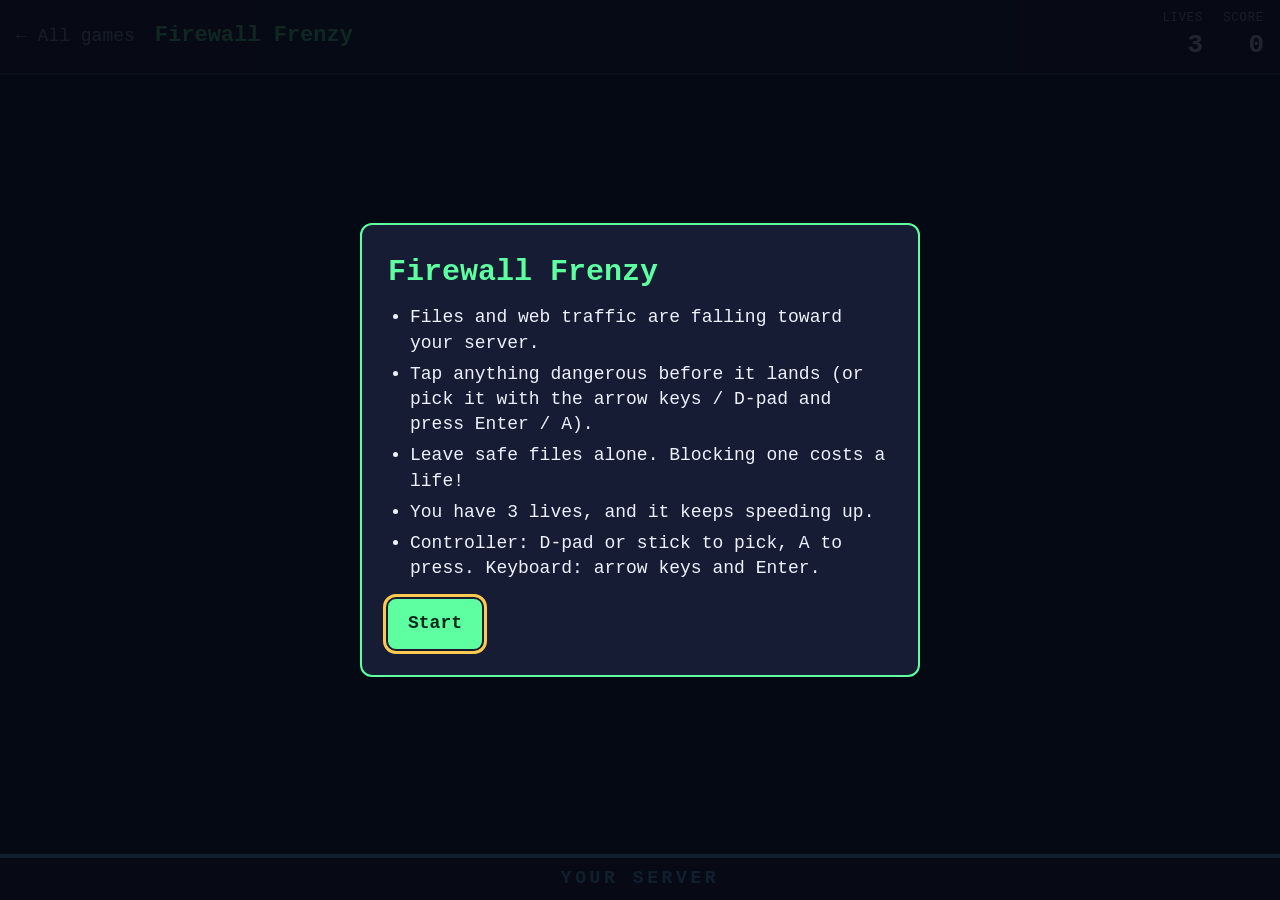
<file: games/firewall-frenzy.html>
<!doctype html>
<html lang="en">
<head>
<meta charset="utf-8">
<meta name="viewport" content="width=device-width, initial-scale=1">
<title>Firewall Frenzy</title>
<link rel="stylesheet" href="../assets/arcade.css">
<style>
  html, body { height: 100%; }
  body { display: flex; flex-direction: column; overflow: hidden; }
  #field { position: relative; flex: 1; overflow: hidden; }
  #server {
    position: absolute; left: 0; right: 0; bottom: 0; height: 46px; display: flex; align-items: center; justify-content: center;
    color: var(--blue); background: var(--panel); border-top: 4px solid var(--blue); font-weight: 700; letter-spacing: .2em;
  }
  #server.hit { background: var(--pink); color: #2b0612; border-color: var(--pink); }
  .packet {
    position: absolute; top: 0; left: 0; max-width: 46vw; padding: 14px 16px; white-space: nowrap; overflow: hidden; text-overflow: ellipsis;
    color: var(--text); background: var(--panel-2); border: 2px solid var(--blue); border-radius: 8px; will-change: transform;
  }
  .packet:hover { border-color: var(--blue); }
  #flash { position: absolute; top: 14px; left: 0; right: 0; text-align: center; color: var(--amber); font-size: 20px; padding: 0 16px; pointer-events: none; }
</style>
</head>
<body data-pad-hint="Controller: D-pad or stick to pick, A to press. Keyboard: arrow keys and Enter.">
<header class="bar">
  <a href="../index.html">&larr; All games</a>
  <h1>Firewall Frenzy</h1>
  <div class="stats">
    <div class="stat"><small>Lives</small><b id="lives">3</b></div>
    <div class="stat"><small>Score</small><b id="score">0</b></div>
  </div>
</header>
<div id="field">
  <div id="flash" aria-live="polite"></div>
  <div id="server">YOUR SERVER</div>
</div>

<script src="../assets/arcade.js"></script>
<script>
  const SAFE = [
    "essay_final.docx", "selfie.png", "lecture_04.mp4", "notes.pdf", "grades.csv", "hello.txt",
    "lunch_menu.pdf", "playlist.mp3", "resume.pdf", "photo_album.zip", "homework3.py", "index.html",
  ];
  const ATTACKS = [
    ["free_game_coins.exe", "Too good to be true? Free stuff in a program file is classic malware bait."],
    ["invoice.pdf.exe", "A double extension hides a program pretending to be a document."],
    ["' OR 1=1 --", "That is SQL injection: it tricks a database into skipping the password check."],
    ["<script>steal()<\/script>", "That is cross-site scripting: attacker code hidden in a web page."],
    ["you_won_a_phone.scr", "A .scr file is a program, and surprise prizes are a phishing favorite."],
    ["stolen_passwords.zip", "Leaked password lists fuel account takeovers. Use a password manager!"],
    ["bank-l0gin.net", "Look closely: a zero instead of an o. That's a fake lookalike website."],
    ["rm -rf /", "That Linux command tries to delete every file on the computer."],
    ["urgent_click_now.bat", "Urgency is a scammer's best tool, and .bat files run commands."],
  ];

  const field = document.getElementById("field");
  const server = document.getElementById("server");
  const flash = document.getElementById("flash");
  const packets = new Set();
  let lives = 3, score = 0, zapped = 0, running = false;
  let last = 0, sinceSpawn = 0, elapsed = 0;

  function say(text) { flash.textContent = text; }

  function updateHud() {
    document.getElementById("lives").textContent = lives;
    document.getElementById("score").textContent = score;
  }

  function loseLife(reason) {
    lives--;
    say(reason);
    server.classList.add("hit");
    setTimeout(() => server.classList.remove("hit"), 200);
    updateHud();
    if (lives <= 0) finish();
  }

  function removePacket(p) {
    packets.delete(p);
    p.node.remove();
  }

  function spawn() {
    const attack = Math.random() < 0.5;
    const pick = attack
      ? ATTACKS[Math.floor(Math.random() * ATTACKS.length)]
      : [SAFE[Math.floor(Math.random() * SAFE.length)], ""];
    const node = Arcade.el("button", { className: "packet", type: "button", textContent: pick[0] });
    field.append(node);
    const room = Math.max(0, field.clientWidth - node.offsetWidth);
    const p = { node, attack, why: pick[1], name: pick[0], x: Math.random() * room, y: -node.offsetHeight };
    node.style.transform = `translate(${p.x}px, ${p.y}px)`;
    node.addEventListener("pointerdown", (e) => {
      e.preventDefault();
      zap(p);
    });
    // Keyboard Enter/Space and controller A arrive as clicks.
    node.addEventListener("click", () => zap(p));
    packets.add(p);
  }

  function zap(p) {
    if (!running || !packets.has(p)) return;
    removePacket(p);
    if (p.attack) {
      score += 10;
      zapped++;
      say("Blocked! " + p.why);
      updateHud();
    } else {
      loseLife(p.name + " was safe! You blocked a real user's file.");
    }
  }

  function frame(now) {
    if (!running) return;
    const dt = Math.min(50, now - last);
    last = now;
    elapsed += dt;
    sinceSpawn += dt;

    // Difficulty ramps for about 90 seconds, then holds.
    const ramp = Math.min(1, elapsed / 90000);
    const speed = 70 + ramp * 150;
    const gap = 1200 - ramp * 750;
    if (sinceSpawn >= gap) {
      sinceSpawn = 0;
      spawn();
    }

    const floor = field.clientHeight - server.offsetHeight;
    for (const p of [...packets]) {
      p.y += (speed * dt) / 1000;
      p.node.style.transform = `translate(${p.x}px, ${p.y}px)`;
      if (p.y + p.node.offsetHeight < floor) continue;
      removePacket(p);
      if (p.attack) {
        loseLife(p.name + " got through! " + p.why);
        if (!running) return;
      } else {
        score += 2;
        updateHud();
      }
    }
    requestAnimationFrame(frame);
  }

  function finish() {
    running = false;
    Arcade.over({
      game: "firewall",
      score,
      headline: "Server breached!",
      lesson: "You stopped " + zapped + " attack" + (zapped === 1 ? "" : "s") +
        ". Cybersecurity teams write the software that makes these calls millions of times a day.",
    });
  }

  Arcade.watchIdle();
  Arcade.intro({
    title: "Firewall Frenzy",
    how: [
      "Files and web traffic are falling toward your server.",
      "Tap anything dangerous before it lands (or pick it with the arrow keys / D-pad and press Enter / A).",
      "Leave safe files alone. Blocking one costs a life!",
      "You have 3 lives, and it keeps speeding up.",
    ],
    onStart() {
      running = true;
      last = performance.now();
      sinceSpawn = 1200;
      requestAnimationFrame(frame);
    },
  });
</script>
</body>
</html>
</file>
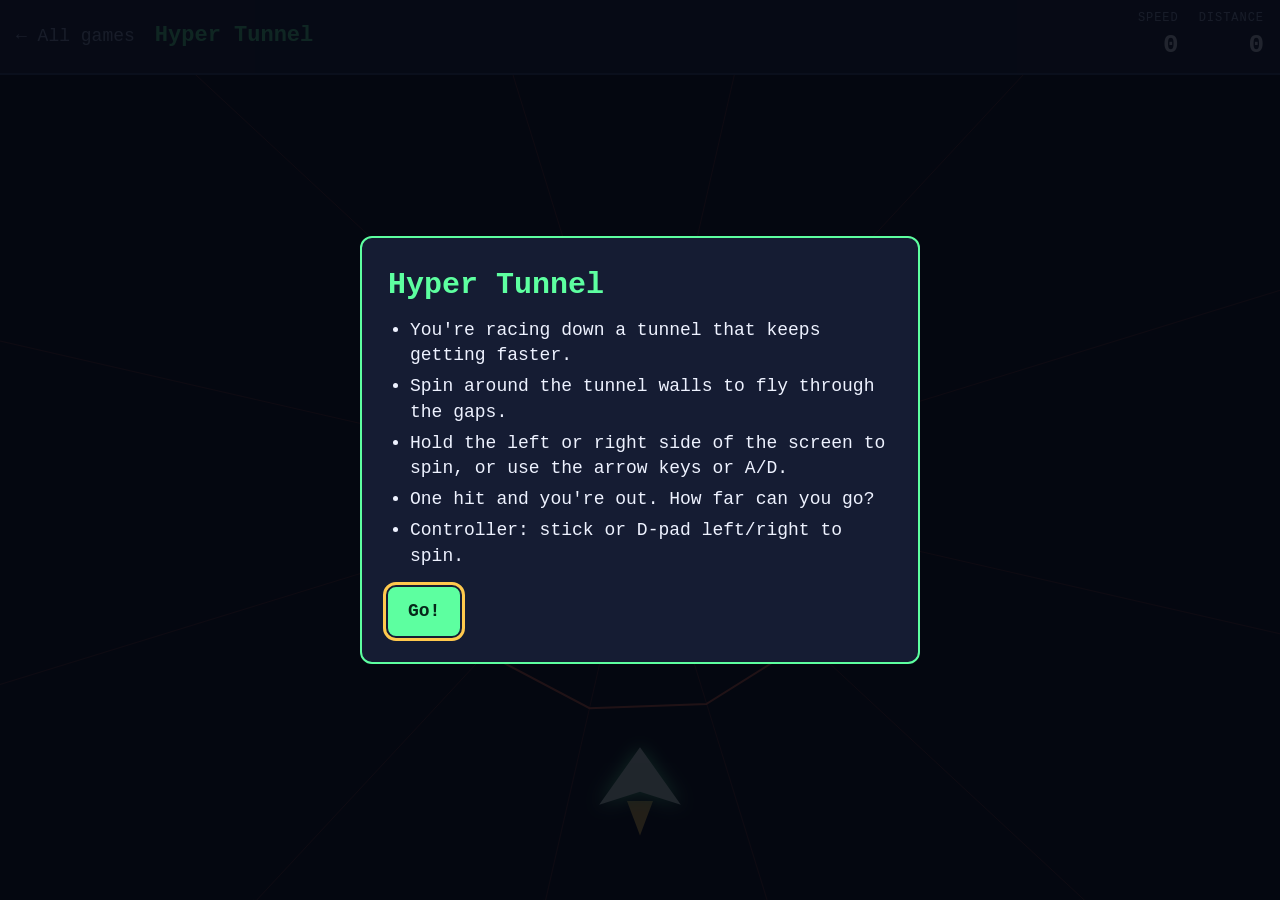
<file: games/hyper-tunnel.html>
<!doctype html>
<html lang="en">
<head>
<meta charset="utf-8">
<meta name="viewport" content="width=device-width, initial-scale=1">
<title>Hyper Tunnel</title>
<link rel="stylesheet" href="../assets/arcade.css">
</head>
<body class="canvas-game" data-pad-hint="Controller: stick or D-pad left/right to spin.">
<header class="bar">
  <a href="../index.html">&larr; All games</a>
  <h1>Hyper Tunnel</h1>
  <div class="stats">
    <div class="stat"><small>Speed</small><b id="speed">0</b></div>
    <div class="stat"><small>Distance</small><b id="score">0</b></div>
  </div>
</header>
<div class="view"><canvas id="c"></canvas></div>

<script src="../assets/arcade.js"></script>
<script>
  const $ = (id) => document.getElementById(id);
  const canvas = $("c");
  const ctx = canvas.getContext("2d");
  const TAU = Math.PI * 2;
  const N = 12, SEG = TAU / N;          // the tube has 12 sides
  const R = 100, RIN = 46, SHIP_R = 78; // wall radius, obstacle inner edge, ship's orbit
  const PZ = 60, FAR = 1900, RING = 100, DEPTH = 40, NEAR = 15;
  const OMEGA = 4.2;                    // turn speed in radians per second

  let W = 0, H = 0, F = 1, CX = 0, CY = 0;
  let state = "intro", theta = 0, dist = 0, speed = 200, elapsed = 0, turn = 0, gates = 0, deadTimer = 0, flash = 0;
  let obstacles = [], lastOpen = [0];
  const keys = new Set();
  let pointerTurn = 0;

  function resize() {
    ({ w: W, h: H } = Arcade.fitCanvas(canvas, ctx));
    CX = W / 2;
    CY = H / 2;
    F = (Math.min(W, H) * 0.36 * PZ) / SHIP_R;
  }

  // World point (angle around tube, radius, depth) to screen, rotated so the ship stays at the bottom.
  function P(a, r, z) {
    const ang = a - theta + Math.PI / 2;
    const k = F / z;
    return [CX + Math.cos(ang) * r * k, CY + Math.sin(ang) * r * k];
  }

  const segOf = (a) => Math.floor((((a % TAU) + TAU) % TAU) / SEG) % N;
  const ringDist = (a, b) => Math.min((a - b + N) % N, (b - a + N) % N);
  const spacingNow = () => Math.max(300, 620 - elapsed * 5);

  function makeObstacle(z) {
    // Only offer gaps the ship can actually reach in time.
    const reach = Math.max(1, Math.floor((OMEGA * (spacingNow() / speed)) / SEG));
    const level = Math.min(1, elapsed / 70);
    for (let attempt = 0; attempt < 40; attempt++) {
      const blocked = Array(N).fill(true);
      const g = Math.floor(Math.random() * N);
      const roll = Math.random();
      if (roll < 0.25 && elapsed > 15) {
        for (const k of [0, 1, 6, 7]) blocked[(g + k) % N] = false;
      } else if (roll < 0.4 && elapsed > 25) {
        for (let k = 0; k < N; k += 4) { blocked[(g + k) % N] = false; blocked[(g + k + 1) % N] = false; }
      } else {
        const width = Math.max(2, Math.round(5 - level * 3));
        for (let k = 0; k < width; k++) blocked[(g + k) % N] = false;
      }
      const open = blocked.map((b, i) => (b ? -1 : i)).filter((i) => i >= 0);
      const reachable = open.some((o) => lastOpen.some((l) => ringDist(o, l) <= reach));
      if (reachable || attempt === 39) {
        lastOpen = open;
        return { z, blocked, passed: false };
      }
    }
  }

  function update(dt) {
    flash = Math.max(0, flash - dt * 2);
    if (state === "intro") {
      dist += 200 * dt;
      theta += 0.3 * dt;
      return;
    }
    if (state === "dead") {
      deadTimer -= dt;
      if (deadTimer <= 0) {
        state = "over";
        Arcade.over({
          game: "tunnel",
          score: Math.floor(dist / 20),
          headline: "Crashed!",
          lesson: "You slipped through " + gates + " gate" + (gates === 1 ? "" : "s") + " at up to " + Math.round(speed / 10) + " km/s.",
        });
      }
      return;
    }
    if (state !== "play") return;

    elapsed += dt;
    speed = 450 + Math.min(650, elapsed * 10);
    dist += speed * dt;

    const keyTurn = (keys.has("ArrowLeft") || keys.has("a") ? 1 : 0) - (keys.has("ArrowRight") || keys.has("d") ? 1 : 0);
    turn = keyTurn || pointerTurn;
    theta += turn * OMEGA * dt;

    const lastZ = obstacles.length ? obstacles[obstacles.length - 1].z : -Infinity;
    if (lastZ < FAR - spacingNow()) obstacles.push(makeObstacle(FAR));

    const seg = segOf(theta);
    for (const o of obstacles) {
      o.z -= speed * dt;
      if (o.z <= PZ && o.z + DEPTH >= PZ && o.blocked[seg]) {
        state = "dead";
        deadTimer = 1;
        flash = 1;
        return;
      }
      if (!o.passed && o.z + DEPTH < PZ) { o.passed = true; gates++; }
    }
    obstacles = obstacles.filter((o) => o.z + DEPTH > NEAR);
  }

  function quad(pts) {
    ctx.beginPath();
    ctx.moveTo(pts[0][0], pts[0][1]);
    for (let i = 1; i < pts.length; i++) ctx.lineTo(pts[i][0], pts[i][1]);
    ctx.closePath();
  }

  function drawObstacle(o, hue) {
    const zf = Math.max(o.z, NEAR), zb = o.z + DEPTH;
    const alpha = Math.min(1, (FAR - o.z) / 400);
    ctx.globalAlpha = alpha;
    ctx.lineWidth = 2;
    // Inner caps and side walls first, then the front faces on top.
    for (let i = 0; i < N; i++) {
      if (!o.blocked[i]) continue;
      const a0 = i * SEG, a1 = a0 + SEG;
      ctx.fillStyle = `hsl(${hue} 70% 22%)`;
      quad([P(a0, RIN, zf), P(a1, RIN, zf), P(a1, RIN, zb), P(a0, RIN, zb)]);
      ctx.fill();
      for (const [edge, neighbor] of [[a0, (i + N - 1) % N], [a1, (i + 1) % N]]) {
        if (o.blocked[neighbor]) continue;
        ctx.fillStyle = `hsl(${hue} 70% 30%)`;
        quad([P(edge, R, zf), P(edge, RIN, zf), P(edge, RIN, zb), P(edge, R, zb)]);
        ctx.fill();
      }
    }
    if (o.z >= NEAR) {
      for (let i = 0; i < N; i++) {
        if (!o.blocked[i]) continue;
        const a0 = i * SEG, a1 = a0 + SEG;
        quad([P(a0, R, o.z), P(a1, R, o.z), P(a1, RIN, o.z), P(a0, RIN, o.z)]);
        ctx.fillStyle = `hsl(${hue} 90% 50%)`;
        ctx.fill();
        ctx.strokeStyle = `hsl(${hue} 100% 80%)`;
        ctx.stroke();
      }
    }
    ctx.globalAlpha = 1;
  }

  function drawShip() {
    const [x, y] = P(theta, SHIP_R, PZ);
    const size = Math.min(W, H) * 0.045;
    ctx.save();
    ctx.translate(x, y);
    ctx.rotate(-turn * 0.35);
    const flame = size * (0.6 + Math.random() * 0.5);
    ctx.fillStyle = "#ffc94d";
    quad([[-size * 0.35, size * 0.45], [size * 0.35, size * 0.45], [0, size * 0.45 + flame]]);
    ctx.fill();
    ctx.shadowColor = "#5dffa0";
    ctx.shadowBlur = 18;
    ctx.fillStyle = "#e9fff3";
    quad([[0, -size], [size * 1.1, size * 0.55], [0, size * 0.2], [-size * 1.1, size * 0.55]]);
    ctx.fill();
    ctx.restore();
  }

  function draw() {
    const hue = (dist / 40) % 360;
    ctx.fillStyle = "#020309";
    ctx.fillRect(0, 0, W, H);

    // Tube rings scroll toward the camera to sell the speed.
    ctx.lineWidth = 2;
    for (let z = RING - (dist % RING); z < FAR; z += RING) {
      if (z < NEAR) continue;
      ctx.strokeStyle = `hsl(${(hue + z / 15) % 360} 90% 60% / ${1 - z / FAR})`;
      const pts = [];
      for (let i = 0; i < N; i++) pts.push(P(i * SEG, R, z));
      quad(pts);
      ctx.stroke();
    }
    ctx.lineWidth = 1;
    for (let i = 0; i < N; i++) {
      const a = P(i * SEG, R, NEAR), b = P(i * SEG, R, FAR);
      ctx.strokeStyle = `hsl(${hue} 90% 60% / 0.35)`;
      ctx.beginPath();
      ctx.moveTo(a[0], a[1]);
      ctx.lineTo(b[0], b[1]);
      ctx.stroke();
    }

    // Far gates, then the ship, then any gate the ship is inside so it covers the ship.
    const gateHue = (hue + 180) % 360;
    for (let i = obstacles.length - 1; i >= 0; i--) if (obstacles[i].z > PZ) drawObstacle(obstacles[i], gateHue);
    if (state !== "dead" && state !== "over") drawShip();
    for (let i = obstacles.length - 1; i >= 0; i--) if (obstacles[i].z <= PZ) drawObstacle(obstacles[i], gateHue);

    if (flash > 0) {
      ctx.fillStyle = `rgba(255, 93, 143, ${flash * 0.7})`;
      ctx.fillRect(0, 0, W, H);
    }
  }

  let shownScore = -1, shownSpeed = -1;
  function hud() {
    const s = Math.floor(dist / 20), v = state === "play" ? Math.round(speed / 10) : 0;
    if (s !== shownScore && state !== "intro") { $("score").textContent = s; shownScore = s; }
    if (v !== shownSpeed) { $("speed").textContent = v; shownSpeed = v; }
  }

  let last = performance.now();
  function frame(now) {
    const dt = Math.min(0.033, (now - last) / 1000);
    last = now;
    update(dt);
    draw();
    hud();
    requestAnimationFrame(frame);
  }

  function pointerSide(e) {
    const r = canvas.getBoundingClientRect();
    pointerTurn = e.clientX - r.left < r.width / 2 ? 1 : -1;
  }
  canvas.addEventListener("pointerdown", (e) => { canvas.setPointerCapture(e.pointerId); pointerSide(e); });
  canvas.addEventListener("pointermove", (e) => { if (pointerTurn) pointerSide(e); });
  ["pointerup", "pointercancel"].forEach((type) => canvas.addEventListener(type, () => { pointerTurn = 0; }));
  window.addEventListener("keydown", (e) => {
    const k = e.key.length === 1 ? e.key.toLowerCase() : e.key;
    keys.add(k);
    if (k.startsWith("Arrow")) e.preventDefault();
  });
  window.addEventListener("keyup", (e) => keys.delete(e.key.length === 1 ? e.key.toLowerCase() : e.key));
  window.addEventListener("resize", resize);

  resize();
  Arcade.watchIdle();
  requestAnimationFrame(frame);
  Arcade.intro({
    title: "Hyper Tunnel",
    how: [
      "You're racing down a tunnel that keeps getting faster.",
      "Spin around the tunnel walls to fly through the gaps.",
      "Hold the left or right side of the screen to spin, or use the arrow keys or A/D.",
      "One hit and you're out. How far can you go?",
    ],
    button: "Go!",
    onStart() {
      state = "play";
      dist = 0;
      theta = 0;
    },
  });
</script>
</body>
</html>
</file>
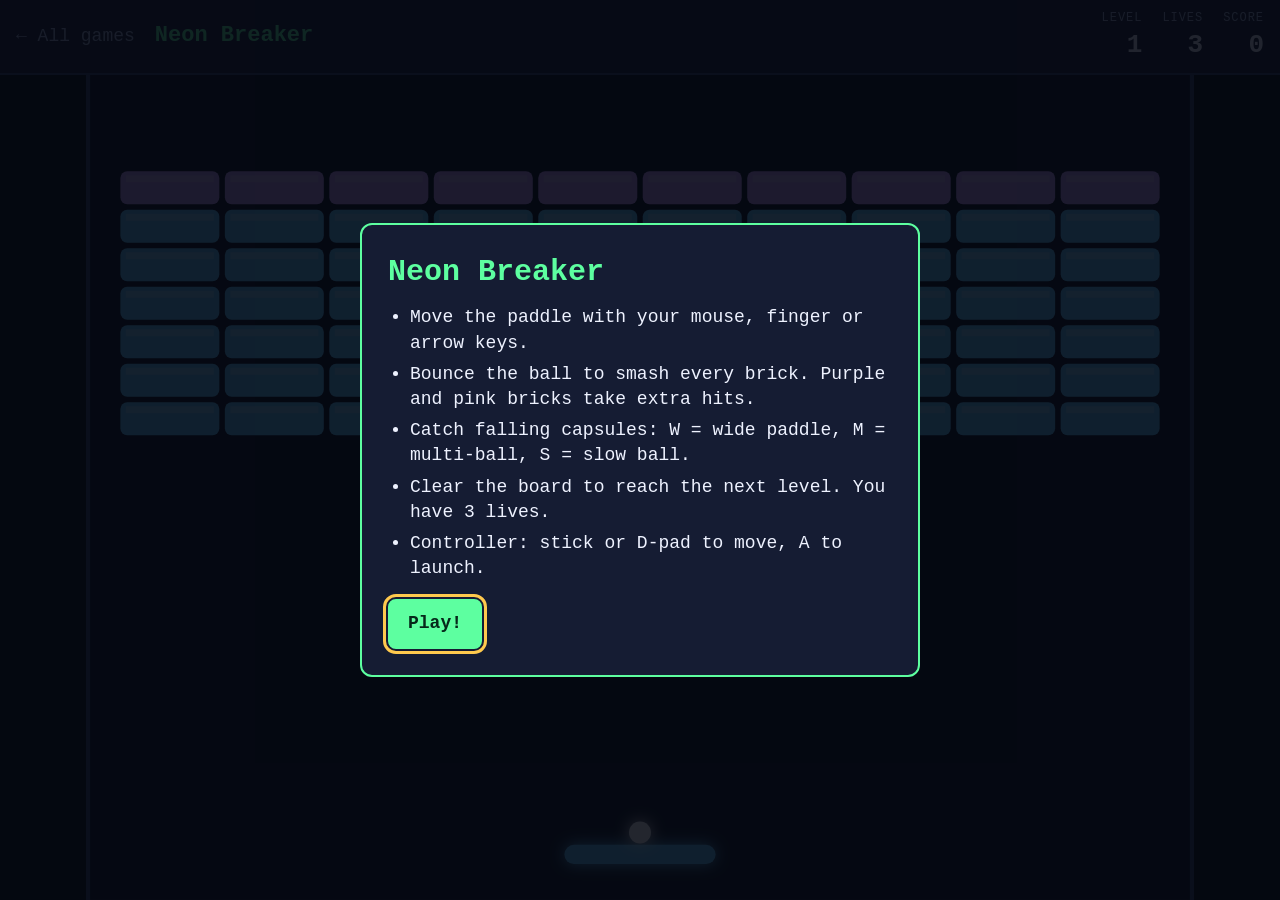
<file: games/neon-breaker.html>
<!doctype html>
<html lang="en">
<head>
<meta charset="utf-8">
<meta name="viewport" content="width=device-width, initial-scale=1">
<title>Neon Breaker</title>
<link rel="stylesheet" href="../assets/arcade.css">
<style>.view canvas { cursor: none; }</style>
</head>
<body class="canvas-game" data-pad-hint="Controller: stick or D-pad to move, A to launch.">
<header class="bar">
  <a href="../index.html">&larr; All games</a>
  <h1>Neon Breaker</h1>
  <div class="stats">
    <div class="stat"><small>Level</small><b id="level">1</b></div>
    <div class="stat"><small>Lives</small><b id="lives">3</b></div>
    <div class="stat"><small>Score</small><b id="score">0</b></div>
  </div>
</header>
<div class="view"><canvas id="c"></canvas></div>

<script src="../assets/arcade.js"></script>
<script>
  const $ = (id) => document.getElementById(id);
  const canvas = $("c");
  const ctx = canvas.getContext("2d");
  const rand = (a, b) => a + Math.random() * (b - a);
  const clamp = (v, a, b) => Math.max(a, Math.min(b, v));

  // Everything runs in an 800x600 field that is scaled to fit the window.
  const LW = 800, LH = 600;
  const COLS = 10, ROWS = 7, BW = 72, BH = 24, GAP = 4, LEFT = 22, TOP_Y = 70;
  const PY = 560, PH = 14, BALL_R = 8;
  const BRICK_COLORS = { 1: "#5dc8ff", 2: "#c99bff", 3: "#ff5d8f" };
  const CAPS = { W: "#5dffa0", M: "#ffc94d", S: "#5dc8ff" };

  let W = 0, H = 0, S = 1, OX = 0, OY = 0;
  let state = "intro", level = 1, lives = 3, score = 0;
  let paddle = { x: LW / 2, w: 110, target: LW / 2 };
  let balls = [], bricks = [], caps = [], parts = [], stuck = true;
  let wideT = 0, slowT = 0, banner = { text: "", life: 0 }, deadTimer = 0;
  const keys = new Set();

  function resize() {
    ({ w: W, h: H } = Arcade.fitCanvas(canvas, ctx));
    S = Math.min(W / LW, H / LH);
    OX = (W - LW * S) / 2;
    OY = (H - LH * S) / 2;
  }

  function pattern(r, c, lvl) {
    const p = (lvl - 1) % 4;
    let h;
    if (p === 0) h = r === 0 ? 2 : 1;
    else if (p === 1) h = (r + c) % 2 === 0 ? (r < 3 ? 2 : 1) : 0;
    else if (p === 2) h = Math.abs(c - 4.5) + Math.abs(r - 3) <= 4.5 ? (r === 3 ? 3 : r % 2 ? 2 : 1) : 0;
    else h = c % 3 === 2 ? 0 : r < 2 ? 2 : 1;
    return h ? Math.min(3, h + Math.floor((lvl - 1) / 4)) : 0;
  }

  function buildLevel() {
    bricks = [];
    for (let r = 0; r < ROWS; r++)
      for (let c = 0; c < COLS; c++) {
        const hits = pattern(r, c, level);
        if (hits) bricks.push({ x: LEFT + c * (BW + GAP), y: TOP_Y + r * (BH + GAP), hits });
      }
    caps = [];
    banner = { text: "LEVEL " + level, life: 1.6 };
    resetBall();
  }

  function resetBall() {
    balls = [{ x: paddle.x, y: PY - BALL_R - 1, vx: 0, vy: 0 }];
    stuck = true;
  }

  const ballSpeed = () => Math.min(650, 360 + level * 35) * (slowT > 0 ? 0.7 : 1);

  function launch() {
    if (state !== "play" || !stuck) return;
    const a = rand(-0.4, 0.4), sp = ballSpeed();
    balls[0].vx = Math.sin(a) * sp;
    balls[0].vy = -Math.cos(a) * sp;
    stuck = false;
  }

  function burst(x, y, color) {
    for (let i = 0; i < 12; i++) {
      const life = rand(0.3, 0.7);
      parts.push({ x, y, vx: rand(-220, 220), vy: rand(-220, 220), life, max: life, color });
    }
  }

  function hitBrick(br) {
    br.hits--;
    score += 10 * level;
    burst(br.x + BW / 2, br.y + BH / 2, BRICK_COLORS[br.hits + 1]);
    if (br.hits > 0) return;
    bricks.splice(bricks.indexOf(br), 1);
    if (Math.random() < 0.13) {
      const type = ["W", "M", "S"][Math.floor(Math.random() * 3)];
      caps.push({ x: br.x + BW / 2, y: br.y + BH / 2, type });
    }
    if (!bricks.length) {
      level++;
      score += 250;
      buildLevel();
    }
  }

  function catchCap(type) {
    if (type === "W") wideT = 12;
    if (type === "S") slowT = 10;
    if (type === "M") {
      if (stuck) launch();
      const src = balls[0];
      for (const turn of [-0.5, 0.5]) {
        const c = Math.cos(turn), s = Math.sin(turn);
        balls.push({ x: src.x, y: src.y, vx: src.vx * c - src.vy * s, vy: src.vx * s + src.vy * c });
      }
    }
    banner = { text: { W: "WIDE PADDLE", M: "MULTI-BALL", S: "SLOW BALL" }[type], life: 1.2 };
  }

  function stepBall(b, h) {
    const px = b.x, py = b.y;
    b.x += b.vx * h;
    b.y += b.vy * h;
    if (b.x < BALL_R) { b.x = BALL_R; b.vx = Math.abs(b.vx); }
    if (b.x > LW - BALL_R) { b.x = LW - BALL_R; b.vx = -Math.abs(b.vx); }
    if (b.y < BALL_R) { b.y = BALL_R; b.vy = Math.abs(b.vy); }

    const half = paddle.w / 2;
    if (b.vy > 0 && b.y + BALL_R >= PY && py + BALL_R <= PY + 6 && b.x >= paddle.x - half - BALL_R && b.x <= paddle.x + half + BALL_R) {
      // Where it lands on the paddle decides the bounce angle.
      const ang = clamp((b.x - paddle.x) / half, -1, 1) * 1.05;
      const sp = Math.hypot(b.vx, b.vy);
      b.vx = Math.sin(ang) * sp;
      b.vy = -Math.cos(ang) * sp;
      b.y = PY - BALL_R;
      return;
    }

    for (const br of bricks) {
      const cx = clamp(b.x, br.x, br.x + BW), cy = clamp(b.y, br.y, br.y + BH);
      if ((b.x - cx) ** 2 + (b.y - cy) ** 2 >= BALL_R * BALL_R) continue;
      if (px < br.x || px > br.x + BW) b.vx = -b.vx;
      else b.vy = -b.vy;
      b.x = px;
      b.y = py;
      hitBrick(br);
      break;
    }
  }

  function update(dt) {
    for (const p of parts) { p.x += p.vx * dt; p.y += p.vy * dt; p.life -= dt; }
    parts = parts.filter((p) => p.life > 0);
    banner.life -= dt;
    if (state === "dead") {
      deadTimer -= dt;
      if (deadTimer <= 0) {
        state = "over";
        Arcade.over({ game: "breaker", score, headline: "Game over", lesson: "You reached level " + level + "." });
      }
      return;
    }
    if (state !== "play") return;

    wideT = Math.max(0, wideT - dt);
    slowT = Math.max(0, slowT - dt);
    const targetW = wideT > 0 ? 170 : 110;
    paddle.w += (targetW - paddle.w) * Math.min(1, dt * 8);
    const kx = (keys.has("ArrowRight") || keys.has("d") ? 1 : 0) - (keys.has("ArrowLeft") || keys.has("a") ? 1 : 0);
    if (kx) paddle.target += kx * 750 * dt;
    paddle.target = clamp(paddle.target, paddle.w / 2, LW - paddle.w / 2);
    paddle.x = paddle.target;

    if (stuck) {
      balls[0].x = paddle.x;
      balls[0].y = PY - BALL_R - 1;
    } else {
      const sp = ballSpeed();
      for (const b of balls) {
        // Keep a constant speed and never let the ball travel almost flat.
        const cur = Math.hypot(b.vx, b.vy) || 1;
        b.vx *= sp / cur;
        b.vy *= sp / cur;
        if (Math.abs(b.vy) < sp * 0.35) {
          b.vy = Math.sign(b.vy || -1) * sp * 0.35;
          b.vx = Math.sign(b.vx || 1) * Math.sqrt(sp * sp - b.vy * b.vy);
        }
        const steps = Math.ceil((sp * dt) / 4);
        for (let i = 0; i < steps; i++) stepBall(b, dt / steps);
      }
      balls = balls.filter((b) => b.y < LH + 20);
      if (!balls.length) {
        lives--;
        wideT = slowT = 0;
        if (lives <= 0) {
          state = "dead";
          deadTimer = 0.8;
          return;
        }
        banner = { text: "BALL LOST", life: 1.2 };
        resetBall();
      }
    }

    for (const c of caps) c.y += 170 * dt;
    caps = caps.filter((c) => {
      if (c.y + 9 >= PY && c.y - 9 <= PY + PH && Math.abs(c.x - paddle.x) < paddle.w / 2 + 14) {
        catchCap(c.type);
        return false;
      }
      return c.y < LH + 20;
    });
  }

  function draw() {
    ctx.fillStyle = "#03050c";
    ctx.fillRect(0, 0, W, H);
    ctx.save();
    ctx.translate(OX, OY);
    ctx.scale(S, S);
    ctx.fillStyle = "#070b17";
    ctx.fillRect(0, 0, LW, LH);
    ctx.strokeStyle = "#33406b";
    ctx.lineWidth = 3;
    ctx.strokeRect(-1.5, -1.5, LW + 3, LH + 3);

    for (const br of bricks) {
      ctx.fillStyle = BRICK_COLORS[br.hits];
      ctx.beginPath();
      ctx.roundRect(br.x, br.y, BW, BH, 5);
      ctx.fill();
      ctx.fillStyle = "rgba(255, 255, 255, 0.25)";
      ctx.fillRect(br.x + 4, br.y + 3, BW - 8, 5);
    }

    for (const p of parts) {
      ctx.globalAlpha = p.life / p.max;
      ctx.fillStyle = p.color;
      ctx.fillRect(p.x - 2, p.y - 2, 4, 4);
    }
    ctx.globalAlpha = 1;

    ctx.textAlign = "center";
    ctx.textBaseline = "middle";
    ctx.font = "bold 14px Consolas, monospace";
    for (const c of caps) {
      ctx.fillStyle = CAPS[c.type];
      ctx.beginPath();
      ctx.roundRect(c.x - 18, c.y - 9, 36, 18, 9);
      ctx.fill();
      ctx.fillStyle = "#06101f";
      ctx.fillText(c.type, c.x, c.y + 1);
    }

    ctx.shadowColor = wideT > 0 ? "#5dffa0" : "#5dc8ff";
    ctx.shadowBlur = 16;
    ctx.fillStyle = wideT > 0 ? "#5dffa0" : "#5dc8ff";
    ctx.beginPath();
    ctx.roundRect(paddle.x - paddle.w / 2, PY, paddle.w, PH, 7);
    ctx.fill();
    ctx.fillStyle = "#ffffff";
    ctx.shadowColor = "#ffffff";
    for (const b of balls) {
      ctx.beginPath();
      ctx.arc(b.x, b.y, BALL_R, 0, Math.PI * 2);
      ctx.fill();
    }
    ctx.shadowBlur = 0;

    if (banner.life > 0) {
      ctx.globalAlpha = Math.min(1, banner.life * 2);
      ctx.fillStyle = "#ffc94d";
      ctx.font = "bold 44px Consolas, monospace";
      ctx.fillText(banner.text, LW / 2, 360);
      ctx.globalAlpha = 1;
    }
    if (state === "play" && stuck) {
      ctx.fillStyle = "#a4b0d4";
      ctx.font = "18px Consolas, monospace";
      ctx.fillText("Click, tap or press space to launch", LW / 2, 470);
    }
    ctx.restore();
  }

  let last = performance.now();
  function frame(now) {
    const dt = Math.min(0.033, (now - last) / 1000);
    last = now;
    update(dt);
    draw();
    $("level").textContent = level;
    $("lives").textContent = Math.max(0, lives);
    $("score").textContent = score;
    requestAnimationFrame(frame);
  }

  const toField = (e) => {
    const r = canvas.getBoundingClientRect();
    return (e.clientX - r.left - OX) / S;
  };
  canvas.addEventListener("pointermove", (e) => { paddle.target = toField(e); });
  canvas.addEventListener("pointerdown", (e) => {
    canvas.setPointerCapture(e.pointerId);
    paddle.target = toField(e);
    launch();
  });
  window.addEventListener("keydown", (e) => {
    const k = e.key.length === 1 ? e.key.toLowerCase() : e.key;
    keys.add(k);
    if (k === " " && state === "play") { e.preventDefault(); launch(); }
    if (k.startsWith("Arrow")) e.preventDefault();
  });
  window.addEventListener("keyup", (e) => keys.delete(e.key.length === 1 ? e.key.toLowerCase() : e.key));
  window.addEventListener("resize", resize);

  resize();
  buildLevel();
  banner.life = 0;
  Arcade.watchIdle();
  requestAnimationFrame(frame);
  Arcade.intro({
    title: "Neon Breaker",
    how: [
      "Move the paddle with your mouse, finger or arrow keys.",
      "Bounce the ball to smash every brick. Purple and pink bricks take extra hits.",
      "Catch falling capsules: W = wide paddle, M = multi-ball, S = slow ball.",
      "Clear the board to reach the next level. You have 3 lives.",
    ],
    button: "Play!",
    onStart() {
      state = "play";
      banner = { text: "LEVEL 1", life: 1.6 };
    },
  });
</script>
</body>
</html>
</file>
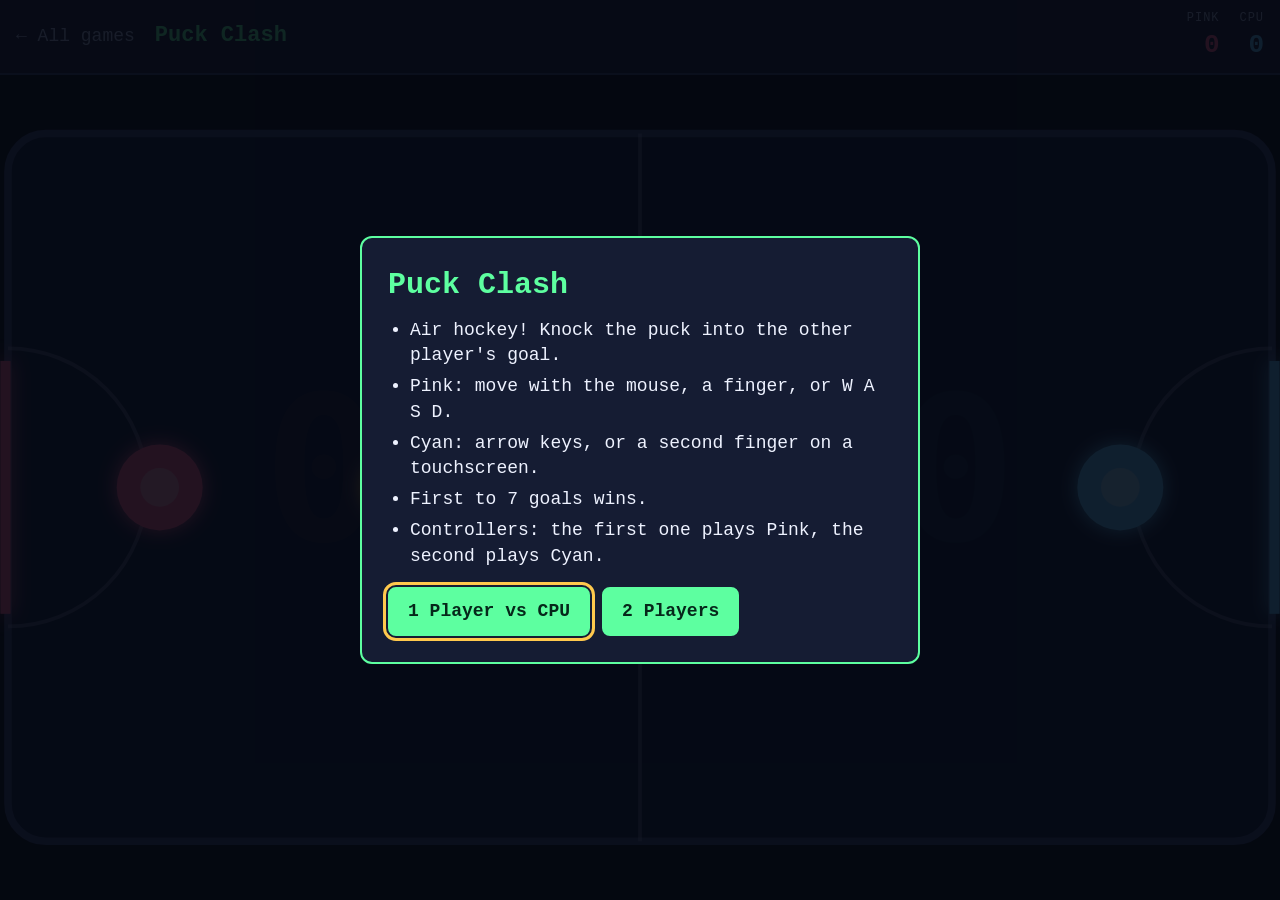
<file: games/puck-clash.html>
<!doctype html>
<html lang="en">
<head>
<meta charset="utf-8">
<meta name="viewport" content="width=device-width, initial-scale=1">
<title>Puck Clash</title>
<link rel="stylesheet" href="../assets/arcade.css">
<style>.view canvas { cursor: none; }</style>
</head>
<body class="canvas-game" data-pad-hint="Controllers: the first one plays Pink, the second plays Cyan.">
<header class="bar">
  <a href="../index.html">&larr; All games</a>
  <h1>Puck Clash</h1>
  <div class="stats">
    <div class="stat"><small id="name0">Pink</small><b id="score0" style="color: var(--pink)">0</b></div>
    <div class="stat"><small id="name1">Cyan</small><b id="score1" style="color: var(--blue)">0</b></div>
  </div>
</header>
<div class="view"><canvas id="c"></canvas></div>

<script src="../assets/arcade.js"></script>
<script>
  const $ = (id) => document.getElementById(id);
  const canvas = $("c");
  const ctx = canvas.getContext("2d");
  const clamp = (v, a, b) => Math.max(a, Math.min(b, v));

  const LW = 1000, LH = 560, GOAL = 200, MR = 34, PR = 20, WIN = 7, MAX_PUCK = 1500;
  const COLORS = ["#ff5d8f", "#5dc8ff"];
  let W = 0, H = 0, S = 1, OX = 0, OY = 0;
  let mode = 1, state = "menu", scores = [0, 0], message = "", messageT = 0, serveSide = 0;
  let mallets = [], puck = {};
  const keys = new Set();
  const pointers = new Map();

  const names = () => ["Pink", mode === 1 ? "CPU" : "Cyan"];

  function resize() {
    ({ w: W, h: H } = Arcade.fitCanvas(canvas, ctx));
    S = Math.min((W - 16) / LW, (H - 16) / LH);
    OX = (W - LW * S) / 2;
    OY = (H - LH * S) / 2;
  }

  function hud() {
    names().forEach((n, i) => {
      $("name" + i).textContent = n;
      $("score" + i).textContent = scores[i];
    });
  }

  function placePieces() {
    mallets = [
      { x: 120, y: LH / 2, vx: 0, vy: 0, tx: 120, ty: LH / 2 },
      { x: LW - 120, y: LH / 2, vx: 0, vy: 0, tx: LW - 120, ty: LH / 2 },
    ];
    puck = { x: serveSide === 0 ? LW * 0.3 : LW * 0.7, y: LH / 2, vx: 0, vy: 0 };
  }

  function startMatch(m) {
    mode = m;
    scores = [0, 0];
    serveSide = Math.random() < 0.5 ? 0 : 1;
    placePieces();
    hud();
    state = "play";
  }

  function cpuThink() {
    const m = mallets[1];
    if (puck.x > LW / 2 - 40) {
      // Get behind the puck (relative to Pink's goal), then drive through it.
      const ax = puck.x, ay = puck.y - LH / 2, al = Math.hypot(ax, ay) || 1;
      if (m.x < puck.x - 10) {
        m.tx = puck.x + 70;
        m.ty = puck.y + (m.y < puck.y ? -60 : 60);
      } else {
        m.tx = puck.x - (ax / al) * 12;
        m.ty = puck.y - (ay / al) * 12;
      }
    } else {
      m.tx = LW - 110;
      m.ty = LH / 2 + clamp(puck.y - LH / 2, -110, 110);
    }
  }

  function moveMallet(m, side, maxSpeed, h) {
    const minX = side === 0 ? MR : LW / 2 + MR, maxX = side === 0 ? LW / 2 - MR : LW - MR;
    const tx = clamp(m.tx, minX, maxX), ty = clamp(m.ty, MR, LH - MR);
    let dx = tx - m.x, dy = ty - m.y;
    const d = Math.hypot(dx, dy), step = maxSpeed * h;
    if (d > step) { dx *= step / d; dy *= step / d; }
    m.x += dx;
    m.y += dy;
    m.vx = dx / h;
    m.vy = dy / h;
  }

  function collide(m) {
    const dx = puck.x - m.x, dy = puck.y - m.y, d = Math.hypot(dx, dy), min = MR + PR;
    if (d >= min || d === 0) return;
    const nx = dx / d, ny = dy / d;
    puck.x = m.x + nx * min;
    puck.y = m.y + ny * min;
    const rel = (puck.vx - m.vx) * nx + (puck.vy - m.vy) * ny;
    if (rel < 0) {
      puck.vx -= 1.9 * rel * nx;
      puck.vy -= 1.9 * rel * ny;
    }
    const sp = Math.hypot(puck.vx, puck.vy);
    if (sp > MAX_PUCK) { puck.vx *= MAX_PUCK / sp; puck.vy *= MAX_PUCK / sp; }
  }

  function goal(scorer) {
    scores[scorer]++;
    hud();
    serveSide = 1 - scorer;
    message = names()[scorer] + " scores!";
    messageT = 1.3;
    state = "goal";
  }

  function stepPhysics(h) {
    const inMouth = Math.abs(puck.y - LH / 2) < GOAL / 2 - PR * 0.3;
    puck.x += puck.vx * h;
    puck.y += puck.vy * h;
    if (puck.y < PR) { puck.y = PR; puck.vy = Math.abs(puck.vy) * 0.9; }
    if (puck.y > LH - PR) { puck.y = LH - PR; puck.vy = -Math.abs(puck.vy) * 0.9; }
    if (inMouth) {
      if (puck.x < -PR) return goal(1);
      if (puck.x > LW + PR) return goal(0);
    } else {
      if (puck.x < PR) { puck.x = PR; puck.vx = Math.abs(puck.vx) * 0.9; }
      if (puck.x > LW - PR) { puck.x = LW - PR; puck.vx = -Math.abs(puck.vx) * 0.9; }
    }
    mallets.forEach(collide);
  }

  function update(dt) {
    if (state === "goal") {
      messageT -= dt;
      if (messageT <= 0) {
        if (Math.max(...scores) >= WIN) return endMatch();
        placePieces();
        state = "play";
      }
      return;
    }
    if (state !== "play") return;

    // Keyboard nudges the target; pointers set it directly.
    const kb = [["w", "s", "a", "d"], ["ArrowUp", "ArrowDown", "ArrowLeft", "ArrowRight"]];
    kb.forEach(([up, down, left, right], i) => {
      const who = mode === 1 ? 0 : i;
      const kx = (keys.has(right) ? 1 : 0) - (keys.has(left) ? 1 : 0);
      const ky = (keys.has(down) ? 1 : 0) - (keys.has(up) ? 1 : 0);
      if (kx || ky) { mallets[who].tx = mallets[who].x + kx * 80; mallets[who].ty = mallets[who].y + ky * 80; }
    });
    if (mode === 1) cpuThink();

    const steps = 4, h = dt / steps;
    for (let i = 0; i < steps && state === "play"; i++) {
      moveMallet(mallets[0], 0, 2200, h);
      moveMallet(mallets[1], 1, mode === 1 ? 820 : 2200, h);
      stepPhysics(h);
    }
    const f = Math.pow(0.75, dt);
    puck.vx *= f;
    puck.vy *= f;
  }

  function endMatch() {
    state = "menu";
    const winner = scores[0] > scores[1] ? 0 : 1;
    Arcade.intro({
      title: names()[winner] + " wins!",
      how: ["Final score: " + scores[0] + " to " + scores[1]],
      buttons: [
        { label: "Rematch", primary: true, action: () => startMatch(mode) },
        { label: "Change players", action: showMenu },
        { label: "All games", action: Arcade.home },
      ],
    });
  }

  function disc(x, y, r, color, ring) {
    ctx.shadowColor = color;
    ctx.shadowBlur = 20;
    ctx.fillStyle = color;
    ctx.beginPath();
    ctx.arc(x, y, r, 0, Math.PI * 2);
    ctx.fill();
    ctx.shadowBlur = 0;
    if (ring) {
      ctx.fillStyle = "rgba(255, 255, 255, 0.35)";
      ctx.beginPath();
      ctx.arc(x, y, r * 0.45, 0, Math.PI * 2);
      ctx.fill();
    }
  }

  function draw() {
    ctx.fillStyle = "#03050c";
    ctx.fillRect(0, 0, W, H);
    ctx.save();
    ctx.translate(OX, OY);
    ctx.scale(S, S);

    ctx.fillStyle = "#0a1630";
    ctx.beginPath();
    ctx.roundRect(0, 0, LW, LH, 30);
    ctx.fill();
    ctx.strokeStyle = "#33406b";
    ctx.lineWidth = 6;
    ctx.stroke();

    ctx.strokeStyle = "rgba(164, 176, 212, 0.35)";
    ctx.lineWidth = 3;
    ctx.beginPath();
    ctx.moveTo(LW / 2, 0);
    ctx.lineTo(LW / 2, LH);
    ctx.moveTo(LW / 2 + 70, LH / 2);
    ctx.arc(LW / 2, LH / 2, 70, 0, Math.PI * 2);
    ctx.moveTo(0, LH / 2 - 110);
    ctx.arc(0, LH / 2, 110, -Math.PI / 2, Math.PI / 2);
    ctx.moveTo(LW, LH / 2 + 110);
    ctx.arc(LW, LH / 2, 110, Math.PI / 2, Math.PI * 1.5);
    ctx.stroke();

    ctx.font = "bold 160px Consolas, monospace";
    ctx.textAlign = "center";
    ctx.textBaseline = "middle";
    ctx.fillStyle = "rgba(255, 93, 143, 0.08)";
    ctx.fillText(scores[0], LW / 4, LH / 2);
    ctx.fillStyle = "rgba(93, 200, 255, 0.08)";
    ctx.fillText(scores[1], (LW * 3) / 4, LH / 2);

    [0, 1].forEach((side) => {
      ctx.fillStyle = COLORS[side];
      ctx.shadowColor = COLORS[side];
      ctx.shadowBlur = 20;
      ctx.fillRect(side === 0 ? -6 : LW - 2, LH / 2 - GOAL / 2, 8, GOAL);
    });
    ctx.shadowBlur = 0;

    if (state !== "menu" || mallets.length) {
      if (puck.x !== undefined) disc(puck.x, puck.y, PR, "#ffc94d", false);
      mallets.forEach((m, i) => disc(m.x, m.y, MR, COLORS[i], true));
    }

    if (state === "goal") {
      ctx.fillStyle = "#ffffff";
      ctx.font = "bold 64px Consolas, monospace";
      ctx.fillText(message, LW / 2, LH / 2);
    }
    ctx.restore();
  }

  let last = performance.now();
  function frame(now) {
    const dt = Math.min(0.033, (now - last) / 1000);
    last = now;
    update(dt);
    draw();
    requestAnimationFrame(frame);
  }

  function aimFromPointer(e) {
    const r = canvas.getBoundingClientRect();
    const x = (e.clientX - r.left - OX) / S, y = (e.clientY - r.top - OY) / S;
    // In two-player mode each pointer drives whichever mallet's half it started on.
    let who = pointers.get(e.pointerId);
    if (who === undefined) who = mode === 1 || x < LW / 2 ? 0 : 1;
    if (e.type === "pointerdown") pointers.set(e.pointerId, who);
    if (!mallets[who]) return;
    mallets[who].tx = x;
    mallets[who].ty = y;
  }
  canvas.addEventListener("pointerdown", (e) => { canvas.setPointerCapture(e.pointerId); aimFromPointer(e); });
  canvas.addEventListener("pointermove", (e) => {
    if (e.pointerType === "mouse" && mode === 2 && !pointers.has(e.pointerId)) {
      // A hovering mouse in 2-player mode always steers Pink.
      pointers.set(e.pointerId, 0);
    }
    aimFromPointer(e);
  });
  ["pointerup", "pointercancel"].forEach((t) => canvas.addEventListener(t, (e) => {
    if (e.pointerType !== "mouse") pointers.delete(e.pointerId);
  }));
  window.addEventListener("keydown", (e) => {
    const k = e.key.length === 1 ? e.key.toLowerCase() : e.key;
    keys.add(k);
    if (k.startsWith("Arrow")) e.preventDefault();
  });
  window.addEventListener("keyup", (e) => keys.delete(e.key.length === 1 ? e.key.toLowerCase() : e.key));
  window.addEventListener("resize", resize);

  function showMenu() {
    state = "menu";
    pointers.clear();
    Arcade.intro({
      title: "Puck Clash",
      how: [
        "Air hockey! Knock the puck into the other player's goal.",
        "Pink: move with the mouse, a finger, or W A S D.",
        "Cyan: arrow keys, or a second finger on a touchscreen.",
        "First to " + WIN + " goals wins.",
      ],
      buttons: [
        { label: "1 Player vs CPU", primary: true, action: () => startMatch(1) },
        { label: "2 Players", primary: true, action: () => startMatch(2) },
      ],
    });
  }

  resize();
  placePieces();
  hud();
  Arcade.watchIdle();
  requestAnimationFrame(frame);
  showMenu();
</script>
</body>
</html>
</file>
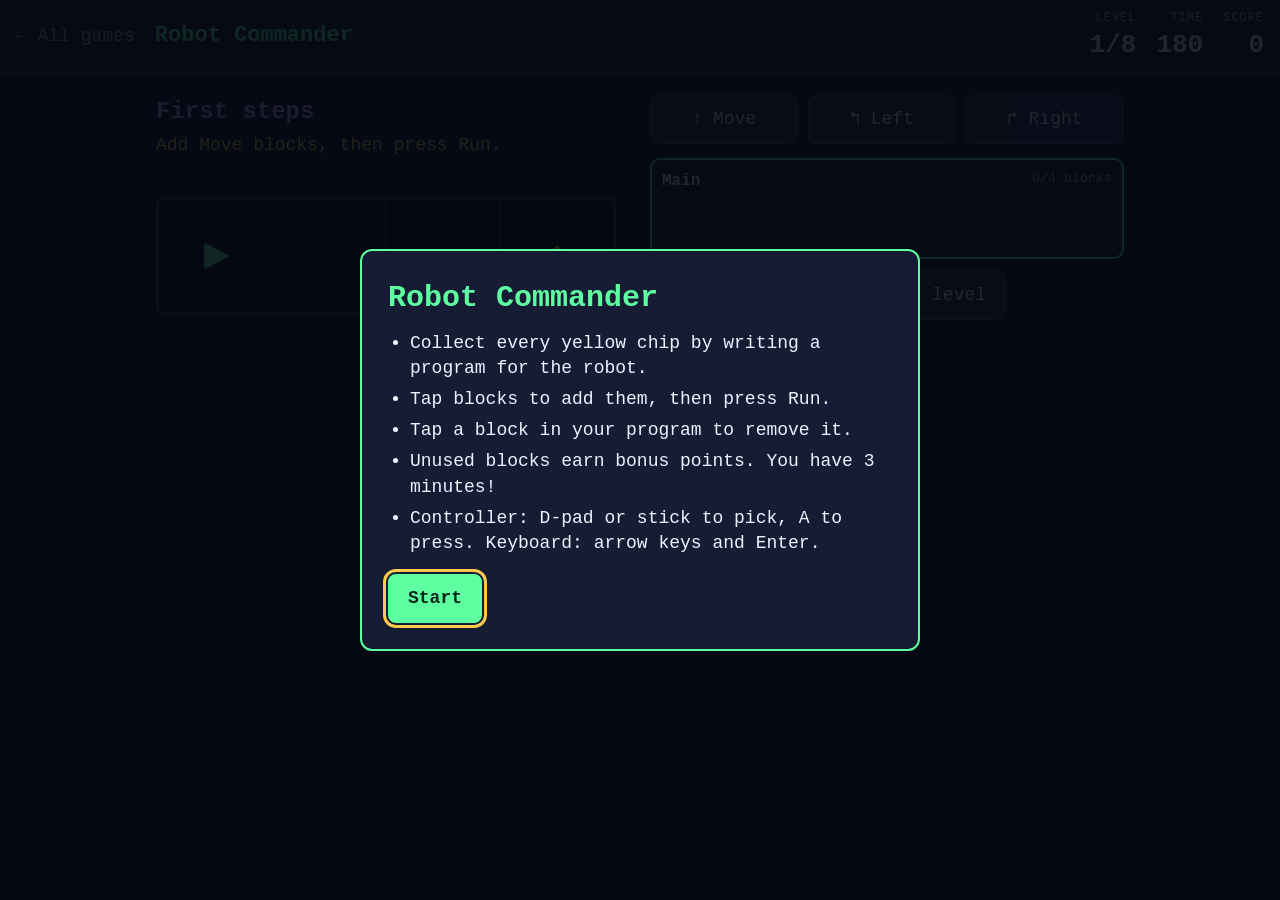
<file: games/robot-commander.html>
<!doctype html>
<html lang="en">
<head>
<meta charset="utf-8">
<meta name="viewport" content="width=device-width, initial-scale=1">
<title>Robot Commander</title>
<link rel="stylesheet" href="../assets/arcade.css">
<style>
  .layout { display: grid; grid-template-columns: minmax(0, 1fr) minmax(0, 1fr); gap: 20px; align-items: start; }
  #title { margin: 0; font-size: 24px; color: #c99bff; }
  #tip { margin: 4px 0 14px; color: var(--amber); min-height: 50px; }
  #board { position: relative; display: grid; max-width: 460px; background: #070b17; border: 2px solid var(--line); border-radius: 8px; overflow: hidden; }
  .cell { aspect-ratio: 1; display: flex; align-items: center; justify-content: center; border: 1px solid var(--panel-2); color: var(--amber); font-size: clamp(16px, 3.4vw, 34px); }
  .cell.wall { background: var(--line); }
  #robot { position: absolute; top: 0; left: 0; aspect-ratio: 1; display: flex; align-items: center; justify-content: center; transition: transform .2s linear; }
  #robotFace { color: var(--green); font-size: clamp(22px, 5vw, 46px); line-height: 1; transition: transform .2s linear; }
  .palette { display: flex; flex-wrap: wrap; gap: 10px; margin-bottom: 14px; }
  .palette button { flex: 1 1 auto; padding: 10px 8px; white-space: nowrap; }
  .program { padding: 10px; margin-bottom: 12px; background: var(--panel); border: 2px solid var(--line); border-radius: 10px; cursor: pointer; }
  .program.active { border-color: var(--green); }
  .program h3 { display: flex; justify-content: space-between; margin: 0 0 8px; font-size: 16px; }
  .program h3 small { color: var(--muted); font-weight: 400; }
  .slots { display: flex; flex-wrap: wrap; gap: 6px; min-height: 46px; }
  .block { min-width: 46px; height: 46px; padding: 0 8px; font-weight: 700; }
  .block.running { background: var(--amber); border-color: var(--amber); color: #2a1d00; }
  .controls { display: flex; flex-wrap: wrap; gap: 10px; }
  #message { min-height: 30px; margin: 12px 0 0; color: var(--pink); }
  @media (max-width: 760px) { .layout { grid-template-columns: minmax(0, 1fr); } }
</style>
</head>
<body data-pad-hint="Controller: D-pad or stick to pick, A to press. Keyboard: arrow keys and Enter.">
<header class="bar">
  <a href="../index.html">&larr; All games</a>
  <h1>Robot Commander</h1>
  <div class="stats">
    <div class="stat"><small>Level</small><b id="level">1/8</b></div>
    <div class="stat" id="timeStat"><small>Time</small><b id="time">180</b></div>
    <div class="stat"><small>Score</small><b id="score">0</b></div>
  </div>
</header>

<div class="stage">
  <div class="layout">
    <section>
      <h2 id="title"></h2>
      <p id="tip"></p>
      <div id="board"></div>
    </section>
    <section>
      <div class="palette" id="palette"></div>
      <div id="programs"></div>
      <div class="controls">
        <button id="run" class="primary">&#9654; Run</button>
        <button id="clear">Clear</button>
        <button id="skip">Skip level</button>
      </div>
      <p id="message" aria-live="polite"></p>
    </section>
  </div>
</div>

<script src="../assets/arcade.js"></script>
<script src="robot-logic.js"></script>
<script>
  const { LEVELS, parse, simulate } = RobotLogic;
  const OPS = { M: ["↑", "Move"], L: ["↰", "Left"], R: ["↱", "Right"], F: ["F", "Call"] };
  const ANGLE = { "^": 0, ">": 90, v: 180, "<": 270 };
  const FAIL = {
    crash: "Crash! The robot hit a wall. Computers do exactly what you say.",
    incomplete: "The program ended, but some chips are left.",
    overflow: "Stack overflow! The program never stopped. Your code looped forever.",
  };
  const FRAME_MS = 240;
  const $ = (id) => document.getElementById(id);

  let levelIndex = 0, level = LEVELS[0];
  let programs = { main: [], fn: [] }, active = "main";
  let score = 0, solved = 0, timeLeft = 180000, clockOn = false, animating = false, last = 0, angle = 0, animTimer = 0;
  let cells = {}, robotEl, faceEl;

  function placeRobot(x, y, dir) {
    robotEl.style.transform = `translate(${x * 100}%, ${y * 100}%)`;
    // Take the shortest rotation so the arrow never spins the long way round.
    let delta = (ANGLE[dir] - angle) % 360;
    if (delta > 180) delta -= 360;
    if (delta < -180) delta += 360;
    angle += delta;
    faceEl.style.transform = `rotate(${angle}deg)`;
  }

  function showChips(chips) {
    Object.entries(cells).forEach(([key, cell]) => {
      cell.textContent = chips.has(key) ? "◆" : "";
    });
  }

  function resetBoard() {
    const { robot, chips } = parse(level);
    placeRobot(robot.x, robot.y, robot.dir);
    showChips(chips);
  }

  function buildBoard() {
    const board = $("board");
    const cols = level.grid[0].length;
    board.style.gridTemplateColumns = `repeat(${cols}, 1fr)`;
    board.replaceChildren();
    cells = {};
    level.grid.forEach((row, y) => {
      [...row].forEach((c, x) => {
        const cell = Arcade.el("div", { className: "cell" + (c === "#" ? " wall" : "") });
        cells[x + "," + y] = cell;
        board.append(cell);
      });
    });
    faceEl = Arcade.el("span", { id: "robotFace", textContent: "▲" });
    robotEl = Arcade.el("div", { id: "robot" }, [faceEl]);
    robotEl.style.width = 100 / cols + "%";
    board.append(robotEl);
    angle = 0;
    resetBoard();
  }

  function drawPalette() {
    $("palette").replaceChildren(...Object.entries(OPS)
      .filter(([op]) => op !== "F" || level.fn > 0)
      .map(([op, [icon, name]]) => {
        const b = Arcade.el("button", { type: "button", textContent: icon + " " + name });
        b.addEventListener("click", () => addBlock(op));
        return b;
      }));
  }

  function drawPrograms(runningName, runningIndex) {
    const names = level.fn > 0 ? ["main", "fn"] : ["main"];
    $("programs").replaceChildren(...names.map((name) => {
      const limit = name === "main" ? level.main : level.fn;
      const slots = Arcade.el("div", { className: "slots" }, programs[name].map((op, i) => {
        const running = name === runningName && i === runningIndex;
        const b = Arcade.el("button", { className: "block" + (running ? " running" : ""), type: "button", textContent: OPS[op][0], ariaLabel: "Remove " + OPS[op][1] });
        b.addEventListener("click", (e) => {
          e.stopPropagation();
          if (animating) return;
          programs[name].splice(i, 1);
          active = name;
          drawPrograms();
        });
        return b;
      }));
      const box = Arcade.el("div", { className: "program" + (name === active ? " active" : "") }, [
        Arcade.el("h3", {}, [
          Arcade.el("span", { textContent: name === "main" ? "Main" : "Function F" }),
          Arcade.el("small", { textContent: programs[name].length + "/" + limit + " blocks" }),
        ]),
        slots,
      ]);
      box.tabIndex = 0;
      box.addEventListener("keydown", (e) => {
        if (e.target === box && (e.key === "Enter" || e.key === " ")) { e.preventDefault(); box.click(); }
      });
      box.addEventListener("click", () => {
        active = name;
        drawPrograms();
      });
      return box;
    }));
  }

  function addBlock(op) {
    if (animating) return;
    const limit = active === "main" ? level.main : level.fn;
    if (programs[active].length >= limit) {
      $("message").textContent = "That program is full. Tap a block to remove it.";
      return;
    }
    $("message").textContent = "";
    programs[active].push(op);
    drawPrograms();
  }

  function setControls(disabled) {
    ["run", "clear", "skip"].forEach((id) => { $(id).disabled = disabled; });
  }

  function run() {
    if (animating || !programs.main.length) return;
    resetBoard();
    $("message").textContent = "";
    const { frames, result } = simulate(level, programs.main, programs.fn);
    animating = true;
    setControls(true);
    let i = 0;
    const play = () => {
      if (i < frames.length) {
        const f = frames[i++];
        placeRobot(f.x, f.y, f.dir);
        showChips(new Set(f.chips));
        drawPrograms(f.name, f.i);
        animTimer = setTimeout(play, FRAME_MS);
        return;
      }
      animating = false;
      setControls(false);
      drawPrograms();
      if (result === "win") solve();
      else {
        $("message").textContent = FAIL[result];
        $("board").classList.add("shake");
        setTimeout(() => $("board").classList.remove("shake"), 400);
      }
    };
    play();
  }

  function solve() {
    const used = programs.main.length + programs.fn.length;
    const spare = level.main + level.fn - used;
    score += 100 + spare * 10;
    solved++;
    $("score").textContent = score;
    nextLevel();
  }

  function nextLevel() {
    levelIndex++;
    if (levelIndex >= LEVELS.length) finish(solved === LEVELS.length);
    else loadLevel();
  }

  function loadLevel() {
    level = LEVELS[levelIndex];
    programs = { main: [], fn: [] };
    active = "main";
    $("level").textContent = levelIndex + 1 + "/" + LEVELS.length;
    $("title").textContent = level.title;
    $("tip").textContent = level.tip;
    $("message").textContent = "";
    buildBoard();
    drawPalette();
    drawPrograms();
  }

  function finish(completed) {
    clockOn = false;
    clearTimeout(animTimer);
    animating = true;
    setControls(true);
    if (completed) score += Math.ceil(timeLeft / 1000) * 2;
    Arcade.over({
      game: "robot",
      score,
      headline: completed ? "All levels cleared!" : solved + " level" + (solved === 1 ? "" : "s") + " cleared",
      lesson: "You just used sequencing, functions and maybe recursion: the building blocks of real software.",
    });
  }

  function tick(now) {
    if (!clockOn) return;
    timeLeft = Math.max(0, timeLeft - (now - last));
    last = now;
    $("time").textContent = Math.ceil(timeLeft / 1000);
    $("timeStat").classList.toggle("warn", timeLeft < 20000);
    if (timeLeft <= 0) {
      finish(false);
      return;
    }
    requestAnimationFrame(tick);
  }

  $("run").addEventListener("click", run);
  $("clear").addEventListener("click", () => {
    if (animating) return;
    programs = { main: [], fn: [] };
    active = "main";
    $("message").textContent = "";
    resetBoard();
    drawPrograms();
  });
  $("skip").addEventListener("click", () => {
    if (!animating) nextLevel();
  });

  Arcade.watchIdle();
  loadLevel();
  Arcade.intro({
    title: "Robot Commander",
    how: [
      "Collect every yellow chip by writing a program for the robot.",
      "Tap blocks to add them, then press Run.",
      "Tap a block in your program to remove it.",
      "Unused blocks earn bonus points. You have 3 minutes!",
    ],
    onStart() {
      clockOn = true;
      last = performance.now();
      requestAnimationFrame(tick);
    },
  });
</script>
</body>
</html>
</file>
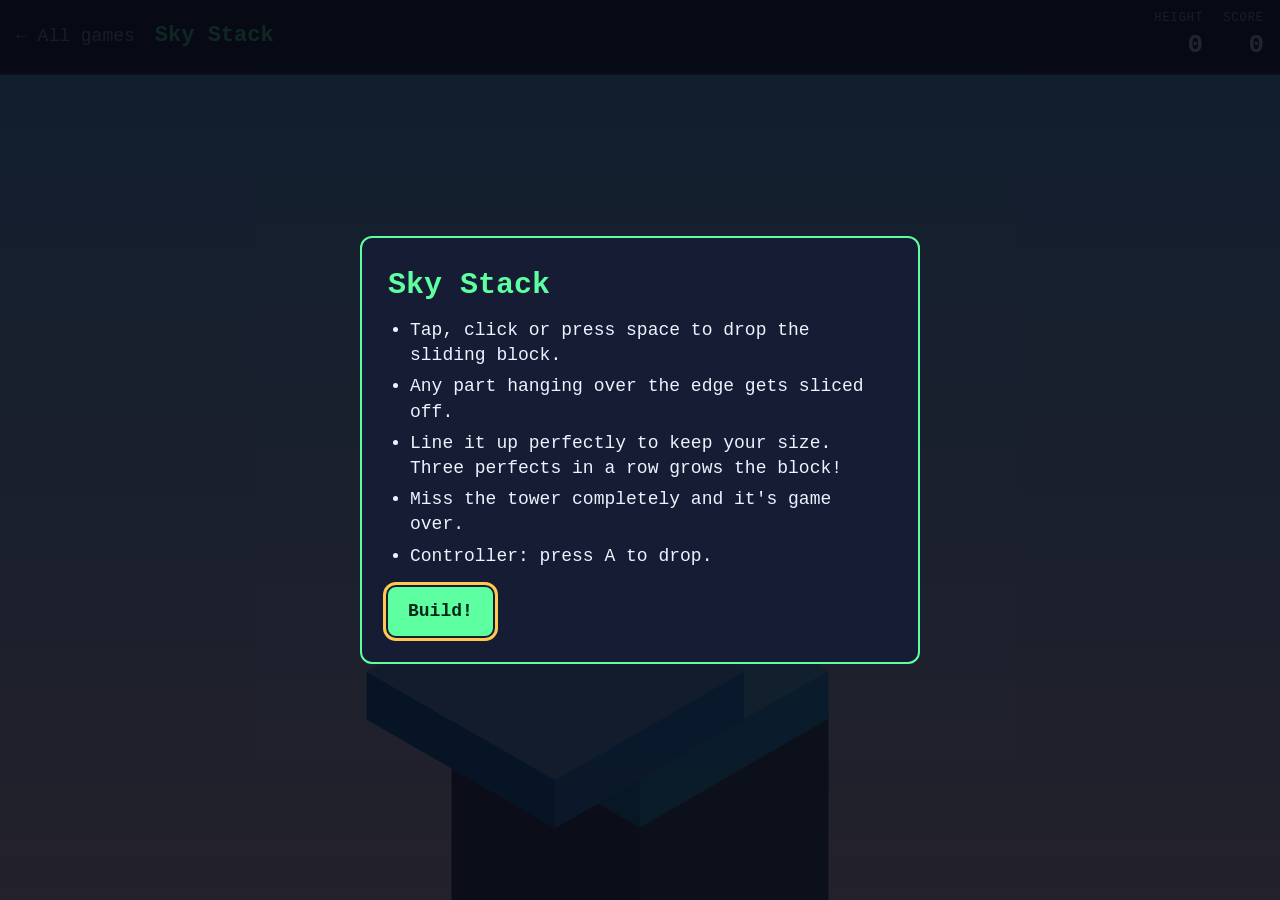
<file: games/sky-stack.html>
<!doctype html>
<html lang="en">
<head>
<meta charset="utf-8">
<meta name="viewport" content="width=device-width, initial-scale=1">
<title>Sky Stack</title>
<link rel="stylesheet" href="../assets/arcade.css">
<style>
  .view canvas { cursor: pointer; }
</style>
</head>
<body class="canvas-game" data-pad-hint="Controller: press A to drop.">
<header class="bar">
  <a href="../index.html">&larr; All games</a>
  <h1>Sky Stack</h1>
  <div class="stats">
    <div class="stat"><small>Height</small><b id="height">0</b></div>
    <div class="stat"><small>Score</small><b id="score">0</b></div>
  </div>
</header>
<div class="view"><canvas id="c"></canvas></div>

<script src="../assets/arcade.js"></script>
<script>
  const $ = (id) => document.getElementById(id);
  const canvas = $("c");
  const ctx = canvas.getContext("2d");
  const LAYER = 22, BASE = 100, RANGE = 150, PERFECT = 4;

  let W = 0, H = 0, S = 1, CX = 0, BY = 0;
  let state = "intro", tower = [], cur = null, axis = "x", dir = 1, offset = -RANGE;
  let pieces = [], camY = 0, score = 0, perfects = 0, streak = 0, deadTimer = 0;
  let popup = { text: "", life: 0 };
  const stars = Array.from({ length: 90 }, () => [Math.random(), Math.random() * 0.7, Math.random() * 1.5 + 0.5]);

  function resize() {
    ({ w: W, h: H } = Arcade.fitCanvas(canvas, ctx));
    S = Math.min(W, H * 1.1) * 0.0024;
    CX = W / 2;
    BY = H * 0.78;
  }

  const iso = (x, y, z) => [CX + (x - z) * 0.866 * S, BY - (x + z) * 0.5 * S - (y - camY) * S];
  const sizeKey = () => (axis === "x" ? "w" : "d");
  const topBlock = () => tower[tower.length - 1];

  function face(pts, color) {
    const p = pts.map(([x, y, z]) => iso(x, y, z));
    ctx.beginPath();
    ctx.moveTo(p[0][0], p[0][1]);
    for (let i = 1; i < p.length; i++) ctx.lineTo(p[i][0], p[i][1]);
    ctx.closePath();
    ctx.fillStyle = color;
    ctx.fill();
  }

  function box(b, height, muted) {
    const { x, y, z, w, d, hue } = b;
    const t = y + height;
    const sat = muted ? 15 : 75;
    face([[x, y, z], [x, y, z + d], [x, t, z + d], [x, t, z]], `hsl(${hue} ${sat}% ${muted ? 25 : 42}%)`);
    face([[x, y, z], [x + w, y, z], [x + w, t, z], [x, t, z]], `hsl(${hue} ${sat}% ${muted ? 32 : 54}%)`);
    face([[x, t, z], [x + w, t, z], [x + w, t, z + d], [x, t, z + d]], `hsl(${hue} ${sat}% ${muted ? 40 : 68}%)`);
  }

  function newBlock() {
    const t = topBlock();
    axis = tower.length % 2 ? "x" : "z";
    offset = -RANGE;
    dir = 1;
    cur = { ...t, y: t.y + LAYER, hue: (200 + tower.length * 9) % 360 };
    cur[axis] = t[axis] + offset;
  }

  function reset() {
    tower = [{ x: -50, z: -50, w: BASE, d: BASE, y: 0, hue: 200 }];
    pieces = [];
    camY = 0;
    score = perfects = streak = 0;
    newBlock();
  }

  function say(text) { popup = { text, life: 1.1 }; }

  function drop() {
    if (state !== "play") return;
    const t = topBlock(), sz = sizeKey();
    const delta = cur[axis] - t[axis];
    if (Math.abs(delta) <= PERFECT) {
      cur[axis] = t[axis];
      streak++;
      perfects++;
      score += 2;
      say(streak > 1 ? "PERFECT x" + streak : "PERFECT!");
      if (streak >= 3) {
        const grow = Math.min(8, BASE - cur[sz]);
        cur[sz] += grow;
        cur[axis] -= grow / 2;
      }
    } else {
      const overlap = cur[sz] - Math.abs(delta);
      if (overlap <= 0) {
        pieces.push({ ...cur, vy: 0 });
        cur = null;
        state = "dead";
        deadTimer = 1.3;
        say("MISSED!");
        return;
      }
      streak = 0;
      score += 1;
      const piece = { ...cur, vy: 0 };
      if (delta > 0) {
        piece[axis] = t[axis] + t[sz];
        piece[sz] = delta;
      } else {
        piece[axis] = cur[axis];
        piece[sz] = -delta;
        cur[axis] = t[axis];
      }
      cur[sz] = overlap;
      pieces.push(piece);
    }
    tower.push(cur);
    newBlock();
  }

  function update(dt) {
    popup.life -= dt;
    for (const p of pieces) { p.vy -= 900 * dt; p.y += p.vy * dt; }
    pieces = pieces.filter((p) => p.y > camY - 700);
    const target = Math.max(0, topBlock().y - LAYER * 5);
    camY += (target - camY) * Math.min(1, dt * 4);

    if (state === "dead") {
      deadTimer -= dt;
      if (deadTimer <= 0) {
        state = "over";
        Arcade.over({
          game: "stack",
          score,
          headline: "Tower of " + (tower.length - 1) + " blocks",
          lesson: perfects + " perfect drop" + (perfects === 1 ? "" : "s") + ". Perfects are worth double!",
        });
      }
    }
    if (!cur) return;
    const speed = state === "play" ? Math.min(380, 150 + tower.length * 6) : 90;
    offset += dir * speed * dt;
    if (offset > RANGE) { offset = RANGE; dir = -1; }
    if (offset < -RANGE) { offset = -RANGE; dir = 1; }
    cur[axis] = topBlock()[axis] + offset;
  }

  const mix = (a, b, t) => a.map((v, i) => Math.round(v + (b[i] - v) * t));

  function draw() {
    const t = Math.min(1, (tower.length - 1) / 45);
    const sky = ctx.createLinearGradient(0, 0, 0, H);
    sky.addColorStop(0, `rgb(${mix([110, 190, 255], [6, 8, 30], t)})`);
    sky.addColorStop(1, `rgb(${mix([255, 214, 235], [50, 20, 90], t)})`);
    ctx.fillStyle = sky;
    ctx.fillRect(0, 0, W, H);
    if (t > 0.4) {
      ctx.fillStyle = `rgba(255, 255, 255, ${(t - 0.4) * 1.6})`;
      for (const [x, y, r] of stars) ctx.fillRect(x * W, y * H, r, r);
    }

    box({ x: -50, y: -600, z: -50, w: BASE, d: BASE, hue: 230 }, 600, true);
    const t0 = topBlock();
    const midTop = t0.x + t0.w / 2 + t0.z + t0.d / 2;
    const behind = (p) => p.x + p.w / 2 + p.z + p.d / 2 > midTop;
    pieces.filter(behind).forEach((p) => box(p, LAYER));
    tower.forEach((b) => box(b, LAYER));
    pieces.filter((p) => !behind(p)).forEach((p) => box(p, LAYER));
    if (cur) box(cur, LAYER);

    ctx.textAlign = "center";
    ctx.fillStyle = t > 0.5 ? "#ffffff" : "#1b1f3a";
    ctx.font = `bold ${Math.round(Math.min(W, H) * 0.12)}px Consolas, monospace`;
    if (state !== "intro") ctx.fillText(tower.length - 1, CX, H * 0.16);
    if (popup.life > 0) {
      ctx.globalAlpha = Math.min(1, popup.life * 2);
      ctx.fillStyle = popup.text === "MISSED!" ? "#ff5d8f" : "#ffc94d";
      ctx.font = `bold ${Math.round(Math.min(W, H) * 0.06)}px Consolas, monospace`;
      ctx.fillText(popup.text, CX, H * 0.26);
      ctx.globalAlpha = 1;
    }
  }

  let last = performance.now();
  function frame(now) {
    const dt = Math.min(0.05, (now - last) / 1000);
    last = now;
    update(dt);
    draw();
    $("height").textContent = tower.length - 1;
    $("score").textContent = score;
    requestAnimationFrame(frame);
  }

  canvas.addEventListener("pointerdown", (e) => {
    e.preventDefault();
    drop();
  });
  window.addEventListener("keydown", (e) => {
    if (e.key !== " " && e.key !== "Enter") return;
    if (state !== "play") return;
    e.preventDefault();
    if (!e.repeat) drop();
  });
  window.addEventListener("resize", resize);

  resize();
  reset();
  Arcade.watchIdle();
  requestAnimationFrame(frame);
  Arcade.intro({
    title: "Sky Stack",
    how: [
      "Tap, click or press space to drop the sliding block.",
      "Any part hanging over the edge gets sliced off.",
      "Line it up perfectly to keep your size. Three perfects in a row grows the block!",
      "Miss the tower completely and it's game over.",
    ],
    button: "Build!",
    onStart() {
      reset();
      state = "play";
    },
  });
</script>
</body>
</html>
</file>
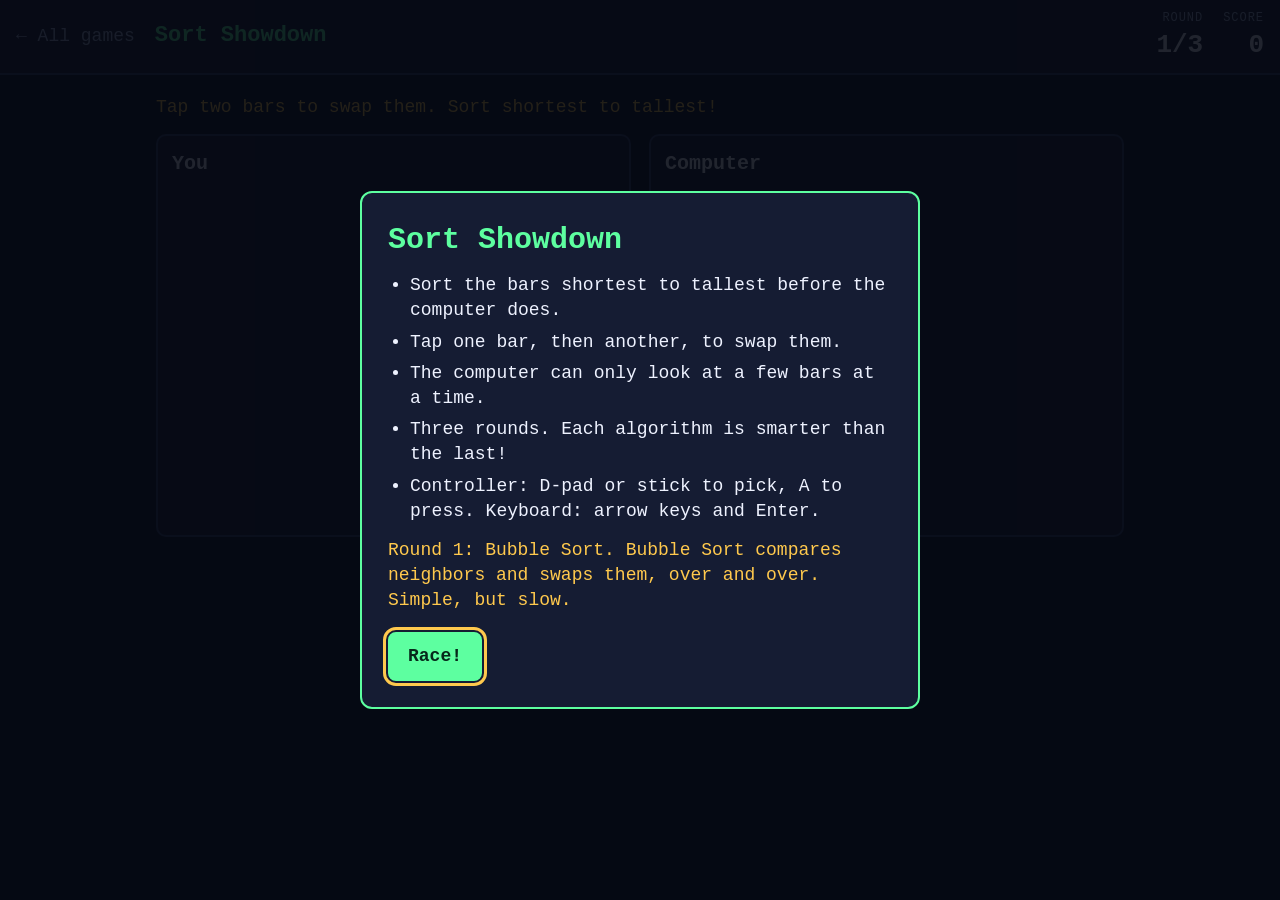
<file: games/sort-showdown.html>
<!doctype html>
<html lang="en">
<head>
<meta charset="utf-8">
<meta name="viewport" content="width=device-width, initial-scale=1">
<title>Sort Showdown</title>
<link rel="stylesheet" href="../assets/arcade.css">
<style>
  .boards { display: grid; grid-template-columns: repeat(auto-fit, minmax(300px, 1fr)); gap: 18px; }
  .board { padding: 14px; background: var(--panel); border: 2px solid var(--line); border-radius: 10px; }
  .board h2 { margin: 0 0 10px; font-size: 20px; }
  .bars { display: flex; align-items: flex-end; gap: 5px; height: 300px; }
  .sortbar {
    flex: 1 1 0; min-width: 0; padding: 4px 0; display: flex; align-items: flex-end; justify-content: center;
    font-weight: 700; color: #071425; background: var(--blue); border: 3px solid var(--blue); border-radius: 6px 6px 0 0;
  }
  button.sortbar:hover { border-color: var(--amber); }
  .sortbar.picked { background: var(--amber); border-color: var(--amber); }
  .sortbar.compare { background: var(--amber); border-color: var(--amber); }
  .sortbar.swap { background: var(--pink); border-color: var(--pink); }
  .cpu .sortbar { background: #c99bff; border-color: #c99bff; }
  .cpu .sortbar.compare { background: var(--amber); border-color: var(--amber); }
  .cpu .sortbar.swap { background: var(--pink); border-color: var(--pink); }
  #counts { color: var(--muted); margin: 10px 0 0; font-size: 16px; }
  #tip { margin: 0 0 14px; color: var(--amber); }
  @media (max-width: 700px) { .bars { height: 170px; } }
</style>
</head>
<body data-pad-hint="Controller: D-pad or stick to pick, A to press. Keyboard: arrow keys and Enter.">
<header class="bar">
  <a href="../index.html">&larr; All games</a>
  <h1>Sort Showdown</h1>
  <div class="stats">
    <div class="stat"><small>Round</small><b id="round">1/3</b></div>
    <div class="stat"><small>Score</small><b id="score">0</b></div>
  </div>
</header>

<div class="stage">
  <p id="tip">Tap two bars to swap them. Sort shortest to tallest!</p>
  <div class="boards">
    <section class="board">
      <h2>You</h2>
      <div class="bars" id="mine"></div>
    </section>
    <section class="board cpu">
      <h2 id="cpuName">Computer</h2>
      <div class="bars" id="theirs"></div>
      <p id="counts">Comparisons: 0 &middot; Swaps: 0</p>
    </section>
  </div>
</div>

<script src="../assets/arcade.js"></script>
<script>
  function bubbleSteps(a) {
    const steps = [];
    for (let end = a.length - 1; end > 0; end--) {
      let swapped = false;
      for (let i = 0; i < end; i++) {
        steps.push(["compare", i, i + 1]);
        if (a[i] > a[i + 1]) {
          [a[i], a[i + 1]] = [a[i + 1], a[i]];
          steps.push(["swap", i, i + 1]);
          swapped = true;
        }
      }
      if (!swapped) break;
    }
    return steps;
  }

  function insertionSteps(a) {
    const steps = [];
    for (let i = 1; i < a.length; i++) {
      for (let j = i; j > 0; j--) {
        steps.push(["compare", j - 1, j]);
        if (a[j - 1] <= a[j]) break;
        [a[j - 1], a[j]] = [a[j], a[j - 1]];
        steps.push(["swap", j - 1, j]);
      }
    }
    return steps;
  }

  function quickSteps(a) {
    const steps = [];
    function sort(lo, hi) {
      if (lo >= hi) return;
      let store = lo;
      for (let i = lo; i < hi; i++) {
        steps.push(["compare", i, hi]);
        if (a[i] < a[hi]) {
          if (i !== store) {
            [a[i], a[store]] = [a[store], a[i]];
            steps.push(["swap", i, store]);
          }
          store++;
        }
      }
      if (store !== hi) {
        [a[store], a[hi]] = [a[hi], a[store]];
        steps.push(["swap", store, hi]);
      }
      sort(lo, store - 1);
      sort(store + 1, hi);
    }
    sort(0, a.length - 1);
    return steps;
  }

  const ROUNDS = [
    { name: "Bubble Sort", size: 7, tick: 420, steps: bubbleSteps,
      blurb: "Bubble Sort compares neighbors and swaps them, over and over. Simple, but slow." },
    { name: "Insertion Sort", size: 8, tick: 260, steps: insertionSteps,
      blurb: "Insertion Sort slides each bar back into place, like sorting cards in your hand." },
    { name: "Quicksort", size: 10, tick: 130, steps: quickSteps,
      blurb: "Quicksort picks a pivot and splits the problem in two. A smarter idea beats raw effort." },
  ];

  const $ = (id) => document.getElementById(id);
  let round = 0, score = 0, wins = 0;
  let mine = [], theirs = [], plan = [], planIndex = 0, picked = -1, live = false, timer = 0;
  let comparisons = 0, swaps = 0;

  const isSorted = (a) => a.every((v, i) => i === 0 || a[i - 1] <= v);
  const label = (n) => "Round " + (n + 1) + ": " + ROUNDS[n].name;

  function makeBars() {
    const size = ROUNDS[round].size;
    const ordered = Array.from({ length: size }, (_, i) => i + 1);
    let values;
    do { values = Arcade.shuffle(ordered); } while (isSorted(values));
    return values;
  }

  function drawMine() {
    const max = ROUNDS[round].size;
    $("mine").replaceChildren(...mine.map((v, i) => {
      const b = Arcade.el("button", { className: "sortbar" + (i === picked ? " picked" : ""), type: "button", textContent: v });
      b.style.height = (v / max) * 100 + "%";
      b.addEventListener("click", () => pick(i));
      return b;
    }));
  }

  function drawTheirs(mark, a, b) {
    const max = ROUNDS[round].size;
    $("theirs").replaceChildren(...theirs.map((v, i) => {
      const bar = Arcade.el("div", { className: "sortbar" + (i === a || i === b ? " " + mark : ""), textContent: v });
      bar.style.height = (v / max) * 100 + "%";
      return bar;
    }));
    $("counts").textContent = "Comparisons: " + comparisons + " · Swaps: " + swaps;
  }

  function pick(i) {
    if (!live) return;
    if (picked === -1) {
      picked = i;
    } else if (picked === i) {
      picked = -1;
    } else {
      [mine[picked], mine[i]] = [mine[i], mine[picked]];
      picked = -1;
    }
    drawMine();
    if (isSorted(mine)) endRound(true);
  }

  function step() {
    if (!live) return;
    if (planIndex >= plan.length) {
      drawTheirs();
      endRound(false);
      return;
    }
    const [kind, a, b] = plan[planIndex++];
    if (kind === "compare") comparisons++;
    else {
      swaps++;
      [theirs[a], theirs[b]] = [theirs[b], theirs[a]];
    }
    drawTheirs(kind, a, b);
    timer = setTimeout(step, ROUNDS[round].tick);
  }

  function startRound() {
    mine = makeBars();
    theirs = mine.slice();
    plan = ROUNDS[round].steps(mine.slice());
    planIndex = 0;
    picked = -1;
    comparisons = 0;
    swaps = 0;
    live = true;
    $("round").textContent = round + 1 + "/" + ROUNDS.length;
    $("cpuName").textContent = ROUNDS[round].name;
    drawMine();
    drawTheirs();
    timer = setTimeout(step, ROUNDS[round].tick);
  }

  function endRound(playerWon) {
    live = false;
    clearTimeout(timer);
    let result;
    if (playerWon) {
      wins++;
      const gained = 300 * (round + 1) + (plan.length - planIndex) * 10;
      score += gained;
      result = "You beat " + ROUNDS[round].name + "! +" + gained;
    } else {
      const placed = mine.filter((v, i) => v === i + 1).length;
      const gained = placed * 20;
      score += gained;
      result = ROUNDS[round].name + " won. You had " + placed + " bars in place: +" + gained;
    }
    $("score").textContent = score;

    round++;
    if (round >= ROUNDS.length) {
      Arcade.over({
        game: "sort",
        score,
        headline: "You won " + wins + " of " + ROUNDS.length,
        lesson: result + ". With a million items, Bubble Sort needs billions of steps and Quicksort only about 20 million. The right algorithm matters!",
      });
      return;
    }
    Arcade.intro({ title: label(round), how: [result], lesson: ROUNDS[round].blurb, button: "Race!", onStart: startRound });
  }

  Arcade.watchIdle();
  Arcade.intro({
    title: "Sort Showdown",
    how: [
      "Sort the bars shortest to tallest before the computer does.",
      "Tap one bar, then another, to swap them.",
      "The computer can only look at a few bars at a time.",
      "Three rounds. Each algorithm is smarter than the last!",
    ],
    lesson: label(0) + ". " + ROUNDS[0].blurb,
    button: "Race!",
    onStart: startRound,
  });
</script>
</body>
</html>
</file>
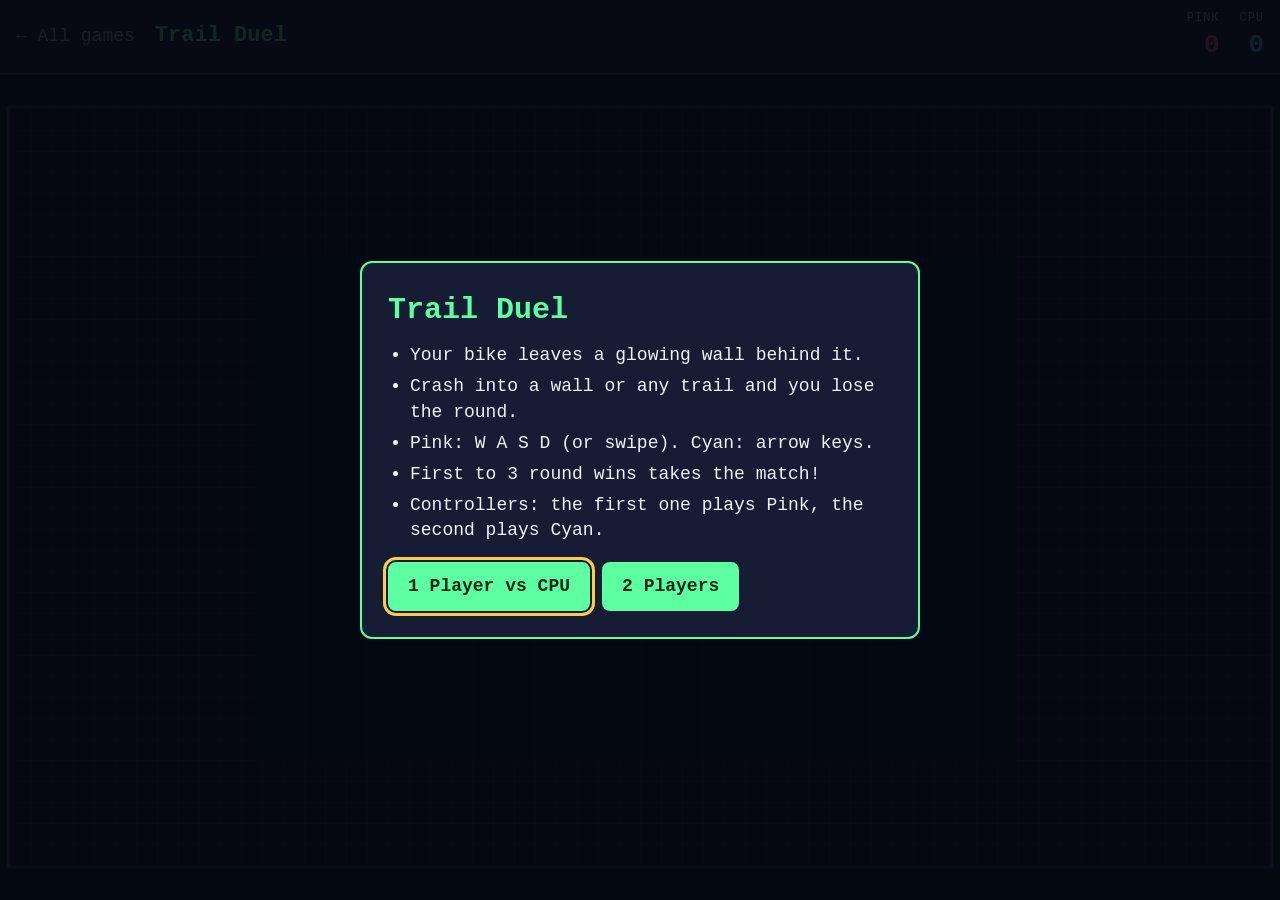
<file: games/trail-duel.html>
<!doctype html>
<html lang="en">
<head>
<meta charset="utf-8">
<meta name="viewport" content="width=device-width, initial-scale=1">
<title>Trail Duel</title>
<link rel="stylesheet" href="../assets/arcade.css">
</head>
<body class="canvas-game" data-pad-hint="Controllers: the first one plays Pink, the second plays Cyan.">
<header class="bar">
  <a href="../index.html">&larr; All games</a>
  <h1>Trail Duel</h1>
  <div class="stats">
    <div class="stat"><small id="name0">Pink</small><b id="wins0" style="color: var(--pink)">0</b></div>
    <div class="stat"><small id="name1">Cyan</small><b id="wins1" style="color: var(--blue)">0</b></div>
  </div>
</header>
<div class="view"><canvas id="c"></canvas></div>

<script src="../assets/arcade.js"></script>
<script>
  const $ = (id) => document.getElementById(id);
  const canvas = $("c");
  const ctx = canvas.getContext("2d");
  const COLS = 60, ROWS = 36, TICK = 0.075, WIN = 3;
  const DIRS = [[0, -1], [1, 0], [0, 1], [-1, 0]]; // up, right, down, left
  const COLORS = ["#ff5d8f", "#5dc8ff"];
  const P1_KEYS = { w: 0, d: 1, s: 2, a: 3 };
  const P2_KEYS = { ArrowUp: 0, ArrowRight: 1, ArrowDown: 2, ArrowLeft: 3 };

  let W = 0, H = 0;
  let mode = 1, state = "menu", grid = new Uint8Array(COLS * ROWS), players = [], wins = [0, 0];
  let countdown = 0, acc = 0, message = "", messageTimer = 0;

  const names = () => ["Pink", mode === 1 ? "CPU" : "Cyan"];
  const free = (x, y) => x >= 0 && y >= 0 && x < COLS && y < ROWS && grid[y * COLS + x] === 0;

  function resize() {
    ({ w: W, h: H } = Arcade.fitCanvas(canvas, ctx));
  }

  function hud() {
    names().forEach((n, i) => {
      $("name" + i).textContent = n;
      $("wins" + i).textContent = wins[i];
    });
  }

  function startRound() {
    grid = new Uint8Array(COLS * ROWS);
    const mid = ROWS >> 1;
    players = [
      { x: 8, y: mid, dir: 1, queue: [] },
      { x: COLS - 9, y: mid, dir: 3, queue: [] },
    ];
    players.forEach((p, i) => { grid[p.y * COLS + p.x] = i + 1; });
    countdown = 3;
    acc = 0;
    state = "countdown";
  }

  function startMatch(m) {
    mode = m;
    wins = [0, 0];
    hud();
    startRound();
  }

  function steer(i, d) {
    const p = players[i];
    if (!p || (state !== "play" && state !== "countdown")) return;
    const lastDir = p.queue.length ? p.queue[p.queue.length - 1] : p.dir;
    if (d === lastDir || d === (lastDir + 2) % 4 || p.queue.length >= 2) return;
    p.queue.push(d);
  }

  // Counts reachable empty cells (up to a limit) to judge how much room a move leaves.
  function room(sx, sy, limit) {
    const seen = new Uint8Array(COLS * ROWS);
    const queue = [[sx, sy]];
    seen[sy * COLS + sx] = 1;
    let count = 0;
    while (queue.length && count < limit) {
      const [x, y] = queue.shift();
      count++;
      for (const [dx, dy] of DIRS) {
        const nx = x + dx, ny = y + dy;
        if (free(nx, ny) && !seen[ny * COLS + nx]) {
          seen[ny * COLS + nx] = 1;
          queue.push([nx, ny]);
        }
      }
    }
    return count;
  }

  function cpuDir(p, rival) {
    const options = [p.dir, (p.dir + 3) % 4, (p.dir + 1) % 4];
    const scores = options.map((d) => {
      const x = p.x + DIRS[d][0], y = p.y + DIRS[d][1];
      if (!free(x, y)) return -1;
      let s = room(x, y, 300);
      if (Math.abs(x - rival.x) + Math.abs(y - rival.y) === 1) s -= 40; // avoid head-on swaps
      return s;
    });
    const best = Math.max(...scores);
    if (Math.random() < 0.06) {
      const good = options.filter((_, i) => scores[i] >= 0 && scores[i] >= best * 0.9);
      return good[Math.floor(Math.random() * good.length)];
    }
    return options[scores.indexOf(best)];
  }

  function tick() {
    if (mode === 1) players[1].queue = [cpuDir(players[1], players[0])];
    for (const p of players) {
      if (p.queue.length) p.dir = p.queue.shift();
      p.nx = p.x + DIRS[p.dir][0];
      p.ny = p.y + DIRS[p.dir][1];
    }
    const dead = players.map((p) => !free(p.nx, p.ny));
    if (players[0].nx === players[1].nx && players[0].ny === players[1].ny) dead[0] = dead[1] = true;
    players.forEach((p, i) => {
      if (dead[i]) return;
      p.x = p.nx;
      p.y = p.ny;
      grid[p.y * COLS + p.x] = i + 1;
    });
    if (dead[0] || dead[1]) endRound(dead);
  }

  function endRound(dead) {
    state = "roundover";
    messageTimer = 1.6;
    if (dead[0] && dead[1]) {
      message = "Double crash! No point.";
    } else {
      const winner = dead[0] ? 1 : 0;
      wins[winner]++;
      message = names()[winner] + " wins the round!";
    }
    hud();
  }

  function endMatch() {
    state = "menu";
    const winner = wins[0] > wins[1] ? 0 : 1;
    Arcade.intro({
      title: names()[winner] + " wins the match!",
      how: ["Final score: " + wins[0] + " to " + wins[1]],
      buttons: [
        { label: "Rematch", primary: true, action: () => startMatch(mode) },
        { label: "Change players", action: showMenu },
        { label: "All games", action: Arcade.home },
      ],
    });
  }

  function update(dt) {
    if (state === "countdown") {
      countdown -= dt;
      if (countdown <= 0) state = "play";
    } else if (state === "play") {
      acc += dt;
      while (acc >= TICK && state === "play") {
        acc -= TICK;
        tick();
      }
    } else if (state === "roundover") {
      messageTimer -= dt;
      if (messageTimer <= 0) {
        if (Math.max(...wins) >= WIN) endMatch();
        else startRound();
      }
    }
  }

  function draw() {
    ctx.fillStyle = "#03050c";
    ctx.fillRect(0, 0, W, H);
    const cell = Math.max(2, Math.floor(Math.min((W - 16) / COLS, (H - 16) / ROWS)));
    const ox = Math.floor((W - cell * COLS) / 2), oy = Math.floor((H - cell * ROWS) / 2);

    ctx.fillStyle = "#070b17";
    ctx.fillRect(ox, oy, cell * COLS, cell * ROWS);
    ctx.strokeStyle = "rgba(93, 200, 255, 0.06)";
    ctx.lineWidth = 1;
    ctx.beginPath();
    for (let x = 0; x <= COLS; x++) { ctx.moveTo(ox + x * cell + 0.5, oy); ctx.lineTo(ox + x * cell + 0.5, oy + ROWS * cell); }
    for (let y = 0; y <= ROWS; y++) { ctx.moveTo(ox, oy + y * cell + 0.5); ctx.lineTo(ox + COLS * cell, oy + y * cell + 0.5); }
    ctx.stroke();
    ctx.strokeStyle = "#33406b";
    ctx.lineWidth = 3;
    ctx.strokeRect(ox - 2, oy - 2, cell * COLS + 4, cell * ROWS + 4);

    for (let i = 0; i < grid.length; i++) {
      if (!grid[i]) continue;
      ctx.fillStyle = COLORS[grid[i] - 1];
      ctx.globalAlpha = 0.8;
      ctx.fillRect(ox + (i % COLS) * cell, oy + Math.floor(i / COLS) * cell, cell, cell);
    }
    ctx.globalAlpha = 1;
    players.forEach((p, i) => {
      ctx.shadowColor = COLORS[i];
      ctx.shadowBlur = 18;
      ctx.fillStyle = "#ffffff";
      ctx.fillRect(ox + p.x * cell - 1, oy + p.y * cell - 1, cell + 2, cell + 2);
    });
    ctx.shadowBlur = 0;

    ctx.textAlign = "center";
    ctx.textBaseline = "middle";
    if (state === "countdown") {
      ctx.fillStyle = "#ffc94d";
      ctx.font = `bold ${Math.round(Math.min(W, H) * 0.2)}px Consolas, monospace`;
      ctx.fillText(Math.ceil(countdown), W / 2, H / 2);
    } else if (state === "roundover") {
      ctx.fillStyle = "#ffffff";
      ctx.font = `bold ${Math.round(Math.min(W, H) * 0.07)}px Consolas, monospace`;
      ctx.fillText(message, W / 2, H / 2);
    }
  }

  let last = performance.now();
  function frame(now) {
    const dt = Math.min(0.05, (now - last) / 1000);
    last = now;
    update(dt);
    draw();
    requestAnimationFrame(frame);
  }

  window.addEventListener("keydown", (e) => {
    const k = e.key.length === 1 ? e.key.toLowerCase() : e.key;
    if (k in P1_KEYS) steer(0, P1_KEYS[k]);
    if (k in P2_KEYS) {
      e.preventDefault();
      steer(mode === 1 ? 0 : 1, P2_KEYS[k]);
    }
  });

  // Swipe to steer Pink on touch screens.
  let swipe = null;
  canvas.addEventListener("pointerdown", (e) => { swipe = [e.clientX, e.clientY]; });
  canvas.addEventListener("pointerup", (e) => {
    if (!swipe) return;
    const dx = e.clientX - swipe[0], dy = e.clientY - swipe[1];
    swipe = null;
    if (Math.max(Math.abs(dx), Math.abs(dy)) < 25) return;
    steer(0, Math.abs(dx) > Math.abs(dy) ? (dx > 0 ? 1 : 3) : (dy > 0 ? 2 : 0));
  });
  window.addEventListener("resize", resize);

  function showMenu() {
    state = "menu";
    Arcade.intro({
      title: "Trail Duel",
      how: [
        "Your bike leaves a glowing wall behind it.",
        "Crash into a wall or any trail and you lose the round.",
        "Pink: W A S D (or swipe). Cyan: arrow keys.",
        "First to " + WIN + " round wins takes the match!",
      ],
      buttons: [
        { label: "1 Player vs CPU", primary: true, action: () => startMatch(1) },
        { label: "2 Players", primary: true, action: () => startMatch(2) },
      ],
    });
  }

  resize();
  hud();
  Arcade.watchIdle();
  requestAnimationFrame(frame);
  showMenu();
</script>
</body>
</html>
</file>
<file: assets/arcade.css>
:root {
  --bg: #0b1020;
  --panel: #151c33;
  --panel-2: #1f2947;
  --line: #33406b;
  --text: #eef2ff;
  --muted: #a4b0d4;
  --green: #5dffa0;
  --amber: #ffc94d;
  --pink: #ff5d8f;
  --blue: #5dc8ff;
  --mono: "Cascadia Mono", "Cascadia Code", Consolas, "Courier New", monospace;
}

* { box-sizing: border-box; }

html, body { margin: 0; min-height: 100%; }

body {
  background: var(--bg);
  color: var(--text);
  font-family: var(--mono);
  font-size: 18px;
  line-height: 1.4;
  touch-action: manipulation;
  -webkit-user-select: none;
  user-select: none;
}

a { color: inherit; }

button {
  font: inherit;
  color: inherit;
  cursor: pointer;
  border: 2px solid var(--line);
  background: var(--panel-2);
  border-radius: 8px;
  padding: 10px 18px;
}
button:hover { border-color: var(--green); }
button:focus-visible, a:focus-visible, input:focus-visible { outline: 3px solid var(--amber); outline-offset: 2px; }
button:disabled { opacity: .4; cursor: not-allowed; }
button.primary { background: var(--green); border-color: var(--green); color: #06281a; font-weight: 700; }

/* Game top bar */
.bar {
  display: flex;
  flex-wrap: wrap;
  align-items: center;
  gap: 8px 20px;
  padding: 10px 16px;
  background: var(--panel);
  border-bottom: 2px solid var(--line);
}
.bar a { text-decoration: none; color: var(--muted); }
.bar a:hover { color: var(--green); }
.bar h1 { margin: 0; font-size: 22px; color: var(--green); flex: 1; }
.stats { display: flex; gap: 20px; }
.stat { text-align: right; }
.stat small { display: block; color: var(--muted); font-size: 12px; letter-spacing: .08em; text-transform: uppercase; }
.stat b { font-size: 26px; font-variant-numeric: tabular-nums; }
.stat.warn b { color: var(--pink); }

.stage { max-width: 1000px; margin: 0 auto; padding: 20px 16px; }

/* Full-window canvas games */
body.canvas-game { height: 100vh; height: 100dvh; display: flex; flex-direction: column; overflow: hidden; }
.view { position: relative; flex: 1; min-height: 0; }
.view canvas { position: absolute; inset: 0; width: 100%; height: 100%; touch-action: none; }

/* Overlays */
.overlay {
  position: fixed;
  inset: 0;
  z-index: 50;
  display: flex;
  align-items: center;
  justify-content: center;
  padding: 16px;
  background: rgba(5, 8, 18, .88);
}
.card {
  width: min(560px, 100%);
  max-height: 100%;
  overflow: auto;
  padding: 26px;
  background: var(--panel);
  border: 2px solid var(--green);
  border-radius: 12px;
}
.card h2 { margin: 0 0 12px; color: var(--green); font-size: 30px; }
.card ul { margin: 0 0 14px; padding-left: 22px; }
.card li { margin-bottom: 6px; }
.card .lesson { color: var(--amber); margin: 14px 0; }
.card .actions { display: flex; flex-wrap: wrap; gap: 12px; margin-top: 18px; }
.card .final { font-size: 58px; font-weight: 700; color: var(--amber); line-height: 1.1; }
.initials { display: flex; flex-wrap: wrap; gap: 10px; margin-top: 10px; }
.initials input {
  width: 130px;
  padding: 8px;
  font: inherit;
  font-size: 28px;
  letter-spacing: .2em;
  text-align: center;
  text-transform: uppercase;
  color: var(--text);
  background: var(--bg);
  border: 2px solid var(--line);
  border-radius: 8px;
  -webkit-user-select: text;
  user-select: text;
}

.scores { list-style: none; margin: 12px 0 0; padding: 0; }
.scores li { display: flex; justify-content: space-between; gap: 12px; padding: 3px 0; font-variant-numeric: tabular-nums; }
.scores li.me { color: var(--green); font-weight: 700; }
.scores .empty { color: var(--muted); }

@keyframes shake {
  25% { transform: translateX(-6px); }
  75% { transform: translateX(6px); }
}
.shake { animation: shake .18s linear 2; }

@media (prefers-reduced-motion: reduce) {
  .shake { animation: none; }
  * { transition: none !important; }
}

.pad-hint { margin: 8px 0 0; color: var(--muted); font-size: 14px; }
</file>
